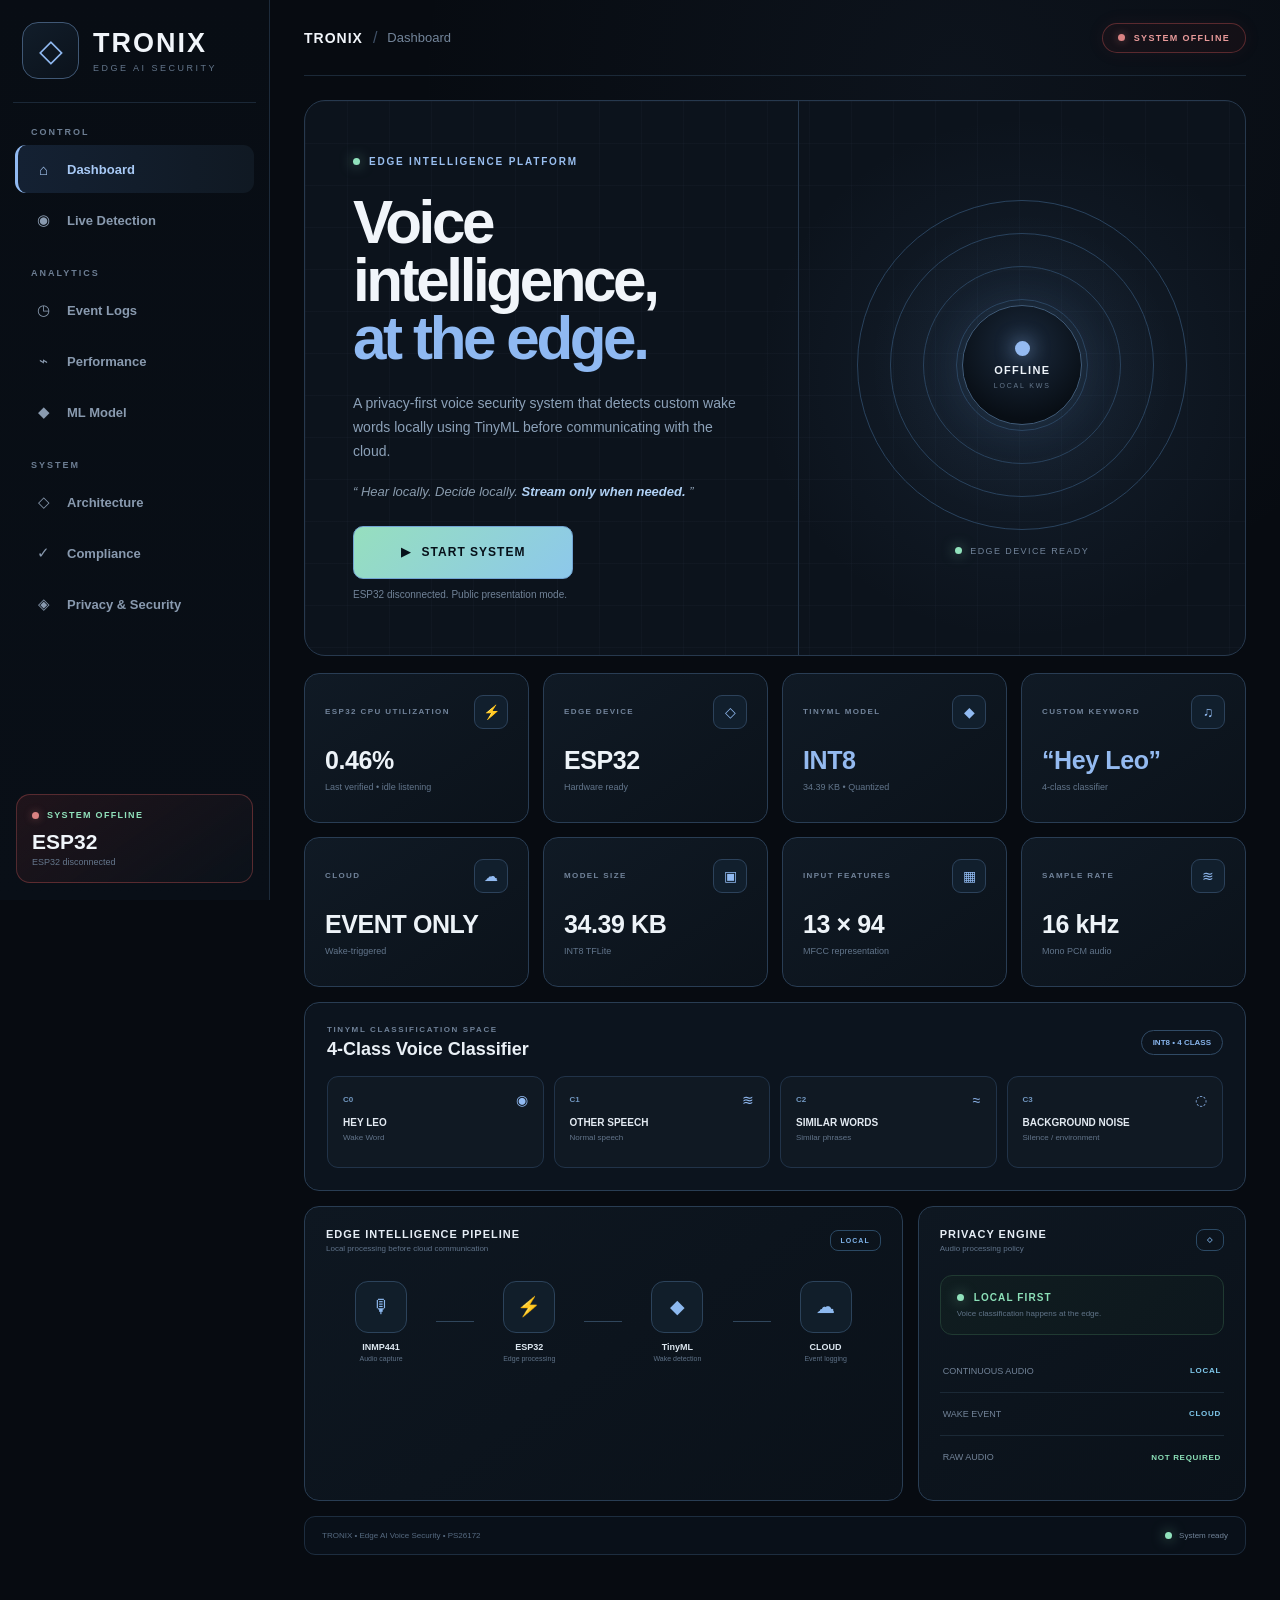
<file: docs/index.html>
<!DOCTYPE html>
<html lang="en">

<head>

<meta charset="UTF-8">

<meta name="viewport" content="width=device-width, initial-scale=1.0">

<title>TRONIX | Edge AI Security</title>

<style>
/* =================================================
   OFFLINE STATE - SOFT RED
   ================================================= */

.system-pill.offline {
    border-color: rgba(220, 90, 90, 0.35);
    background: rgba(120, 35, 35, 0.10);
    color: #e99a9a;
    box-shadow: 0 0 18px rgba(180, 60, 60, 0.08);
}

.system-pill.offline .dot {
    background: #d98282;
    box-shadow: 0 0 8px rgba(217, 130, 130, 0.45);
}


/* Offline ESP32 card */

.device-card.offline {
    border-color: rgba(220, 90, 90, 0.30);
    background: rgba(100, 30, 30, 0.06);
}

.device-card.offline .status-dot {
    background: #d98282;
    box-shadow: 0 0 8px rgba(217, 130, 130, 0.45);
}


/* Offline radar */

.radar.offline {
    border-color: rgba(200, 80, 80, 0.25);
}

.radar.offline::before,
.radar.offline::after {
    border-color: rgba(200, 80, 80, 0.18);
}
/* =========================================================
   TRONIX — PREMIUM EDGE AI DASHBOARD
   ========================================================= */

:root{

    --bg:#070b11;
    --bg-soft:#0a1018;
    --panel:#0d151f;
    --panel-2:#101923;

    --border:#25384e;
    --border-soft:#1b2a3a;

    --white:#f1f5fa;
    --text:#d6e0eb;
    --muted:#7f91a7;
    --muted-2:#617389;

    --blue:#94baf0;
    --blue-2:#73a8ed;

    --green:#91e2bc;
    --green-2:#65dca5;

    --red:#ef6b74;
    --red-dark:#bc3d49;

    --orange:#e9aa6e;

}


/* =========================================================
   RESET
   ========================================================= */

*{
    box-sizing:border-box;
}

html{
    scroll-behavior:smooth;
}

body{

    margin:0;

    background:
        radial-gradient(
            circle at 75% 5%,
            rgba(83,118,163,.08),
            transparent 30%
        ),
        var(--bg);

    color:var(--text);

    font-family:
        Inter,
        "Segoe UI",
        Arial,
        sans-serif;

    overflow-x:hidden;

}


/* =========================================================
   SCROLLBAR
   ========================================================= */

::-webkit-scrollbar{
    width:7px;
}

::-webkit-scrollbar-track{
    background:#070b11;
}

::-webkit-scrollbar-thumb{

    background:#273b52;

    border-radius:20px;

}

::-webkit-scrollbar-thumb:hover{
    background:#38516d;
}


/* =========================================================
   SIDEBAR
   ========================================================= */

.sidebar{

    position:fixed;

    left:0;
    top:0;

    width:270px;
    height:100vh;

    z-index:1000;

    display:flex;

    flex-direction:column;

    padding:22px 13px 14px;

    background:
        linear-gradient(
            180deg,
            #080d14,
            #090f17
        );

    border-right:
        1px solid #1d2b3b;

}


/* =========================================================
   BRAND
   ========================================================= */

.brand{

    display:flex;

    align-items:center;

    gap:14px;

    padding:
        0 9px 23px;

    border-bottom:
        1px solid #1b2837;

    flex-shrink:0;

}

.brand-icon{

    width:57px;
    height:57px;

    display:flex;

    align-items:center;
    justify-content:center;

    border:
        1px solid #405875;

    border-radius:16px;

    background:
        linear-gradient(
            145deg,
            #111d2a,
            #0b121b
        );

    color:#91baf2;

    font-size:31px;

}

.brand-name{

    color:#f1f5fa;

    font-size:27px;

    font-weight:900;

    letter-spacing:2px;

}

.brand-sub{

    margin-top:4px;

    color:#63758b;

    font-size:9px;

    letter-spacing:2.5px;

}
/* =====================================================
   PUBLIC DEMO - OFFLINE STATE
   ===================================================== */

.system-pill.offline {
    border-color: rgba(210, 90, 90, 0.40);
    background: rgba(120, 35, 35, 0.12);
    color: #e6a0a0;
    box-shadow: 0 0 18px rgba(180, 60, 60, 0.10);
}

.system-pill.offline .dot {
    background: #d98282;
    box-shadow: 0 0 8px rgba(217, 130, 130, 0.45);
}

.sidebar-device-card.offline {
    border-color: rgba(210, 90, 90, 0.35);
    background:
        linear-gradient(
            145deg,
            rgba(75, 30, 35, 0.35),
            #0b121a
        );
}

.sidebar-device-card.offline .dot {
    background: #d98282;
    box-shadow: 0 0 8px rgba(217, 130, 130, 0.45);
}

.radar.offline {
    border-color: rgba(200, 80, 80, 0.25);
}

.radar.offline::before,
.radar.offline::after {
    border-color: rgba(200, 80, 80, 0.18);
}


/* =========================================================
   SIDEBAR NAV
   ========================================================= */

.sidebar-nav{

    flex:1;

    min-height:0;

    overflow-y:auto;

    overflow-x:hidden;

    padding:
        24px 2px 15px;

}

.sidebar-nav::-webkit-scrollbar{
    width:5px;
}

.menu-section{
    margin-bottom:24px;
}

.menu-title{

    padding:0 16px;

    margin-bottom:8px;

    color:#6d7e93;

    font-size:9px;

    font-weight:900;

    letter-spacing:2px;

}

.menu-item{

    width:100%;

    min-height:48px;

    display:flex;

    align-items:center;

    gap:13px;

    padding:0 15px;

    margin:3px 0;

    border-left:3px solid transparent;

    border-radius:11px;

    color:#899aaf;

    cursor:pointer;

    text-decoration:none;

    transition:.18s ease;

}

.menu-item:hover{

    color:#d8e2ed;

    background:#101925;

}

.menu-item.active{

    color:#a8c9f5;

    background:
        linear-gradient(
            90deg,
            #142133,
            #101923
        );

    border-left-color:#91baf2;

}

.menu-icon{

    width:21px;

    min-width:21px;

    text-align:center;

    font-size:15px;

}

.menu-text{

    font-size:13px;

    font-weight:700;

}


/* =========================================================
   DEVICE CARD
   ========================================================= */

.sidebar-device-card{

    flex-shrink:0;

    margin:3px;

    padding:15px;

    border:
        1px solid #293b50;

    border-radius:14px;

    background:
        linear-gradient(
            145deg,
            #101923,
            #0b121a
        );

}

.device-status{

    display:flex;

    align-items:center;

    gap:8px;

    color:var(--green);

    font-size:9px;

    font-weight:900;

    letter-spacing:1.3px;

}

.dot{

    width:7px;
    height:7px;

    min-width:7px;

    border-radius:50%;

    background:var(--green);

    box-shadow:
        0 0 13px
        rgba(145,226,188,.6);

}

.sidebar-device-name{

    margin-top:10px;

    color:#f0f5fa;

    font-size:21px;

    font-weight:900;

}

.sidebar-device-info{

    margin-top:3px;

    color:#64768b;

    font-size:9px;

}


/* =========================================================
   MAIN
   ========================================================= */

.main{

    margin-left:270px;

    min-height:100vh;

    padding:
        0 34px 70px;

}


/* =========================================================
   TOP BAR
   ========================================================= */

.topbar{

    height:76px;

    display:flex;

    align-items:center;

    justify-content:space-between;

    border-bottom:
        1px solid #1b2938;

}

.breadcrumb{

    display:flex;

    align-items:center;

    gap:10px;

}

.breadcrumb-main{

    color:#f1f5fa;

    font-size:14px;

    font-weight:900;

    letter-spacing:1px;

}

.breadcrumb-slash{
    color:#405168;
}

.breadcrumb-page{

    color:#73859a;

    font-size:13px;

}

.system-pill{

    display:flex;

    align-items:center;

    gap:9px;

    padding:9px 15px;

    border:
        1px solid #294235;

    border-radius:30px;

    background:
        rgba(18,39,30,.25);

    color:var(--green);

    font-size:9px;

    font-weight:900;

    letter-spacing:1.3px;

}

.system-pill.running{

    color:#f18a91;

    border-color:
        rgba(239,106,115,.45);

    background:
        rgba(70,20,27,.2);

}


/* =========================================================
   PAGE
   ========================================================= */

.page{

    display:none;

    padding-top:24px;

}

.page.active{
    display:block;
}


/* =========================================================
   HERO
   ========================================================= */

.hero{

    position:relative;

    min-height:515px;

    display:grid;

    grid-template-columns:
        1.05fr .95fr;

    overflow:hidden;

    border:
        1px solid #27394e;

    border-radius:21px;

    background:
        radial-gradient(
            circle at 76% 50%,
            rgba(75,112,158,.13),
            transparent 34%
        ),
        #0c131c;

}

.hero::before{

    content:"";

    position:absolute;

    inset:0;

    background-image:

        linear-gradient(
            rgba(122,154,192,.035) 1px,
            transparent 1px
        ),

        linear-gradient(
            90deg,
            rgba(122,154,192,.035) 1px,
            transparent 1px
        );

    background-size:42px 42px;

    pointer-events:none;

}


/* =========================================================
   HERO LEFT
   ========================================================= */

.hero-left{

    position:relative;

    z-index:2;

    padding:
        55px 48px;

}

.eyebrow{

    display:flex;

    align-items:center;

    gap:9px;

    color:#9abff0;

    font-size:10px;

    font-weight:900;

    letter-spacing:1.8px;

}

.hero-title{

    margin:
        27px 0 0;

    color:#f1f5fa;

    font-size:
        clamp(48px,4.7vw,69px);

    line-height:.96;

    letter-spacing:-3.4px;

}

.hero-title span{

    display:block;

    color:#8fb9f2;

}

.hero-description{

    max-width:610px;

    margin-top:25px;

    color:#8ca1b8;

    font-size:14px;

    line-height:1.7;

}

.quote{

    margin-top:20px;

    color:#899bad;

    font-size:13px;

    font-style:italic;

}

.quote strong{
    color:#afd0f4;
}


/* =========================================================
   START BUTTON
   ========================================================= */

.start-area{
    margin-top:27px;
}

.start-button{

    height:53px;

    min-width:220px;

    display:inline-flex;

    align-items:center;

    justify-content:center;

    gap:11px;

    border:
        1px solid #72a4d2;

    border-radius:10px;

    background:
        linear-gradient(
            135deg,
            #96dfbe,
            #8dc8eb
        );

    color:#061019;

    font-size:12px;

    font-weight:900;

    letter-spacing:1px;

    cursor:pointer;

    transition:.2s ease;

}

.start-button:hover{

    transform:translateY(-2px);

    box-shadow:
        0 12px 30px
        rgba(100,163,220,.18);

}

.start-button.running{

    background:
        linear-gradient(
            135deg,
            #e76a73,
            #bd3c49
        );

    border-color:#f27c84;

    color:white;

    box-shadow:
        0 10px 30px
        rgba(221,67,79,.23);

}

.start-button:disabled{
    opacity:.7;
    cursor:wait;
}

.connection-message{

    margin-top:10px;

    color:#718398;

    font-size:10px;

}


/* =========================================================
   RADAR
   ========================================================= */

.radar-area{

    position:relative;

    z-index:2;

    min-height:515px;

    display:flex;

    flex-direction:column;

    align-items:center;

    justify-content:center;

    border-left:
        1px solid #27394e;

}

.radar{

    position:relative;

    width:330px;
    height:330px;

    display:flex;

    align-items:center;
    justify-content:center;

    animation:
        radarFloat 4.2s ease-in-out infinite;

}

@keyframes radarFloat{

    0%,
    100%{
        transform:translateY(-8px);
    }

    50%{
        transform:translateY(9px);
    }

}

.ring{

    position:absolute;

    left:50%;
    top:50%;

    transform:
        translate(-50%,-50%);

    border:
        1px solid #29425d;

    border-radius:50%;

}

.ring-1{
    width:100%;
    height:100%;
}

.ring-2{
    width:80%;
    height:80%;
}

.ring-3{
    width:60%;
    height:60%;
}

.ring-4{
    width:40%;
    height:40%;
}

.radar-glow{

    position:absolute;

    width:100%;
    height:100%;

    border-radius:50%;

    background:
        radial-gradient(
            circle,
            rgba(113,160,215,.09),
            transparent 65%
        );

}

.radar-core{

    position:absolute;

    left:50%;
    top:50%;

    transform:
        translate(-50%,-50%);

    width:120px;
    height:120px;

    display:flex;

    flex-direction:column;

    align-items:center;
    justify-content:center;

    text-align:center;

    border:
        1px solid #405b78;

    border-radius:50%;

    background:
        radial-gradient(
            circle at 50% 35%,
            #1b2a3d,
            #080e15 74%
        );

    box-shadow:
        0 0 40px
        rgba(91,139,191,.13);

    z-index:10;

}

.radar-dot{

    width:15px;
    height:15px;

    margin-bottom:8px;

    border-radius:50%;

    background:#94baf0;

    box-shadow:
        0 0 19px
        rgba(148,186,240,.65);

}

.radar-status{

    width:100%;

    padding:0 7px;

    color:#edf3f9;

    font-size:11px;

    font-weight:900;

    letter-spacing:1.3px;

    line-height:1.2;

    text-align:center;

}

.radar-sub{

    margin-top:5px;

    color:#64778c;

    font-size:7px;

    letter-spacing:1.8px;

}

.radar.listening .ring-1{
    animation:ringPulse 2.6s infinite;
}

.radar.listening .ring-2{
    animation:ringPulse 2.6s .4s infinite;
}

.radar.listening .ring-3{
    animation:ringPulse 2.6s .8s infinite;
}

.radar.listening .radar-dot{
    animation:dotPulse 1.2s infinite;
}

@keyframes ringPulse{

    0%{
        opacity:.3;

        transform:
            translate(-50%,-50%)
            scale(.95);
    }

    50%{
        opacity:1;
    }

    100%{
        opacity:.3;

        transform:
            translate(-50%,-50%)
            scale(1);
    }

}

@keyframes dotPulse{

    0%,
    100%{
        transform:scale(1);
    }

    50%{
        transform:scale(1.35);
    }

}

.radar.wake .radar-core{

    border-color:
        rgba(239,106,115,.8);

    box-shadow:
        0 0 50px
        rgba(239,106,115,.22);

}

.radar.wake .radar-dot{

    background:#ef8b91;

    box-shadow:
        0 0 28px
        rgba(239,106,115,.9);

    animation:
        wakePulse .7s infinite;

}

.radar.wake .radar-status{
    color:#ffb0b5;
}

.radar.wake .ring{
    border-color:
        rgba(205,77,87,.4);
}

@keyframes wakePulse{

    0%{
        transform:scale(1);
    }

    50%{
        transform:scale(1.4);
    }

    100%{
        transform:scale(1);
    }

}

.edge-ready{

    margin-top:16px;

    display:flex;

    align-items:center;

    gap:8px;

    color:#718399;

    font-size:9px;

    letter-spacing:1.4px;

}


/* =========================================================
   BIGGER 8 CARDS
   ========================================================= */

.dashboard-grid{

    display:grid;

    grid-template-columns:
        repeat(4,1fr);

    gap:14px;

    margin-top:17px;

}

.stat-card{

    min-height:150px;

    padding:21px 20px;

    border:
        1px solid #293d54;

    border-radius:15px;

    background:
        linear-gradient(
            145deg,
            #101a25,
            #0b121a
        );

    transition:
        transform .2s ease,
        border-color .2s ease,
        box-shadow .2s ease;

}

.stat-card:hover{

    transform:translateY(-3px);

    border-color:#3e5873;

    box-shadow:
        0 14px 35px
        rgba(0,0,0,.18);

}

.stat-top{

    display:flex;

    align-items:center;

    justify-content:space-between;

}

.stat-label{

    color:#71839a;

    font-size:8px;

    font-weight:900;

    letter-spacing:1.4px;

}

.stat-icon{

    width:34px;
    height:34px;

    display:flex;

    align-items:center;
    justify-content:center;

    border:
        1px solid #2c425b;

    border-radius:9px;

    background:#111f2d;

    color:#91baf1;

    font-size:14px;

}

.stat-value{

    margin-top:17px;

    color:#edf3f8;

    font-size:25px;

    font-weight:900;

    letter-spacing:-.4px;

}

.stat-value.blue{
    color:#94baf0;
}

.stat-value.green{
    color:#91e2bc;
}

.stat-description{

    margin-top:7px;

    color:#62758b;

    font-size:9px;

}


/* =========================================================
   CLASSIFIER
   ========================================================= */

.classifier{

    margin-top:15px;

    padding:22px;

    border:
        1px solid #293d53;

    border-radius:15px;

    background:#0c141e;

}

.section-header{

    display:flex;

    align-items:center;

    justify-content:space-between;

    margin-bottom:16px;

}

.section-label{

    color:#708299;

    font-size:8px;

    font-weight:900;

    letter-spacing:1.6px;

}

.section-title{

    margin-top:5px;

    color:#eaf0f6;

    font-size:18px;

    font-weight:850;

}

.section-badge{

    padding:7px 11px;

    border:
        1px solid #304a65;

    border-radius:20px;

    color:#88b5ed;

    font-size:8px;

    font-weight:900;

}

.class-grid{

    display:grid;

    grid-template-columns:
        repeat(4,1fr);

    gap:10px;

}

.class-card{

    min-height:92px;

    padding:15px;

    border:
        1px solid #213349;

    border-radius:11px;

    background:#101923;

}

.class-top{

    display:flex;

    align-items:center;

    justify-content:space-between;

}

.class-code{

    color:#7197c0;

    font-size:8px;

    font-weight:900;

}

.class-symbol{

    color:#91baf2;

    font-size:14px;

}

.class-name{

    margin-top:9px;

    color:#e3eaf2;

    font-size:10px;

    font-weight:800;

}

.class-description{

    margin-top:5px;

    color:#62748a;

    font-size:8px;

}


/* =========================================================
   LOWER DASHBOARD
   ========================================================= */

.dashboard-lower{

    display:grid;

    grid-template-columns:
        1.55fr .85fr;

    gap:15px;

    margin-top:15px;

}

.lower-panel{

    min-height:235px;

    padding:21px;

    border:
        1px solid #293d53;

    border-radius:15px;

    background:
        linear-gradient(
            145deg,
            #0e1721,
            #0a1119
        );

}

.panel-heading{

    display:flex;

    align-items:center;

    justify-content:space-between;

}

.panel-title{

    color:#e6edf5;

    font-size:11px;

    font-weight:900;

    letter-spacing:1px;

}

.panel-subtitle{

    margin-top:4px;

    color:#60738a;

    font-size:8px;

}

.panel-badge{

    padding:6px 10px;

    border:
        1px solid #2b4964;

    border-radius:8px;

    color:#7fb3e9;

    font-size:7px;

    font-weight:900;

    letter-spacing:1px;

}


/* =========================================================
   PIPELINE
   ========================================================= */

.pipeline{

    display:flex;

    align-items:center;

    margin-top:28px;

}

.pipeline-node{

    flex:1;

    text-align:center;

}

.pipeline-icon{

    width:52px;
    height:52px;

    margin:auto;

    display:flex;

    align-items:center;
    justify-content:center;

    border:
        1px solid #2c435b;

    border-radius:13px;

    background:#111e2a;

    color:#8db9ef;

    font-size:19px;

}

.pipeline-node h3{

    margin:9px 0 3px;

    color:#dce6ef;

    font-size:9px;

}

.pipeline-node p{

    margin:0;

    color:#5f7288;

    font-size:7px;

}

.pipeline-line{

    width:38px;

    height:1px;

    flex-shrink:0;

    background:#30465c;

}


/* =========================================================
   PRIVACY ENGINE — OLD STYLE RESTORED + BIGGER
   ========================================================= */

.privacy-highlight{

    margin-top:22px;

    padding:16px;

    border:
        1px solid #203a32;

    border-radius:12px;

    background:
        linear-gradient(
            135deg,
            #101d20,
            #0d171d
        );

}

.privacy-head{

    display:flex;

    align-items:center;

    gap:10px;

    color:#8ce0b8;

    font-size:10px;

    font-weight:900;

    letter-spacing:1.1px;

}

.privacy-description{

    margin-top:6px;

    color:#607488;

    font-size:8px;

}

.privacy-rows{

    margin-top:15px;

}

.privacy-row{

    min-height:43px;

    display:flex;

    align-items:center;

    justify-content:space-between;

    padding:0 3px;

    border-bottom:
        1px solid #1b2936;

    color:#728398;

    font-size:9px;

}

.privacy-row:last-child{
    border-bottom:none;
}

.privacy-row strong{

    color:#80c9ed;

    font-size:8px;

    letter-spacing:.7px;

}

.privacy-row strong.green{
    color:#8ce0b8;
}


/* =========================================================
   FOOTER
   ========================================================= */

.dashboard-footer{

    margin-top:15px;

    display:flex;

    align-items:center;

    justify-content:space-between;

    padding:
        14px 17px;

    border:
        1px solid #1d2d3f;

    border-radius:11px;

    background:#091019;

}

.footer-left{

    color:#566a80;

    font-size:8px;

}

.footer-right{

    display:flex;

    align-items:center;

    gap:7px;

    color:#718398;

    font-size:8px;

}


/* =========================================================
   INNER PAGES
   ========================================================= */

.inner-page{

    min-height:720px;

    padding:29px;

    border:
        1px solid #27394d;

    border-radius:18px;

    background:
        linear-gradient(
            145deg,
            #0d151f,
            #0a1119
        );

}

.inner-eyebrow{

    color:#8db7eb;

    font-size:9px;

    font-weight:900;

    letter-spacing:1.7px;

}

.inner-title{

    margin:
        8px 0 6px;

    color:#edf3f9;

    font-size:34px;

    font-weight:900;

}

.inner-description{

    max-width:800px;

    margin:0;

    color:#7f92a8;

    font-size:12px;

    line-height:1.7;

}


/* =========================================================
   METRIC GRID
   ========================================================= */

.metric-banner{

    display:grid;

    grid-template-columns:
        repeat(4,1fr);

    gap:13px;

    margin-top:27px;

}

.metric{

    min-height:135px;

    padding:19px;

    border:
        1px solid #293f56;

    border-radius:13px;

    background:
        linear-gradient(
            145deg,
            #111c27,
            #0d151e
        );

}

.metric-label{

    color:#6e8196;

    font-size:8px;

    font-weight:900;

    letter-spacing:1px;

}

.metric-value{

    margin-top:12px;

    color:#eef4fa;

    font-size:25px;

    font-weight:900;

}

.metric-note{

    margin-top:6px;

    color:#5f7389;

    font-size:8px;

}


/* =========================================================
   PAGE CARDS
   ========================================================= */

.page-stat-grid{

    display:grid;

    grid-template-columns:
        repeat(3,1fr);

    gap:14px;

    margin-top:25px;

}

.page-stat{

    min-height:170px;

    padding:20px;

    border:
        1px solid #293f56;

    border-radius:14px;

    background:
        linear-gradient(
            145deg,
            #101923,
            #0c141d
        );

    transition:.2s ease;

}

.page-stat:hover{

    transform:translateY(-3px);

    border-color:#405973;

}

.page-stat-icon{

    width:48px;
    height:48px;

    display:flex;

    align-items:center;
    justify-content:center;

    border:
        1px solid #304965;

    border-radius:12px;

    background:#132233;

    color:#91baf1;

    font-size:19px;

}

.page-stat h3{

    margin:
        14px 0 6px;

    color:#e7eef6;

    font-size:15px;

}

.page-stat p{

    margin:0;

    color:#687b91;

    font-size:9px;

    line-height:1.65;

}


/* =========================================================
   EVENT LOG
   ========================================================= */

.event-toolbar{

    display:flex;

    align-items:center;

    justify-content:space-between;

    margin-top:24px;

}

.event-count{

    color:#8193a8;

    font-size:10px;

}

.event-actions{

    display:flex;

    gap:8px;

}

.action-button{

    padding:9px 13px;

    border:
        1px solid #2e445d;

    border-radius:8px;

    background:#101a25;

    color:#8eb8ed;

    font-size:9px;

    font-weight:800;

    cursor:pointer;

}

.action-button:hover{
    background:#152333;
}

.action-button.danger{

    color:#e9939a;

    border-color:#51343a;

}

.table-wrap{

    margin-top:13px;

    max-height:500px;

    overflow:auto;

    border:
        1px solid #24364a;

    border-radius:12px;

}

.event-table{

    width:100%;

    min-width:900px;

    border-collapse:collapse;

}

.event-table th{

    position:sticky;

    top:0;

    z-index:2;

    padding:13px;

    background:#111c27;

    color:#6e8197;

    font-size:8px;

    font-weight:900;

    letter-spacing:1px;

    text-align:left;

}

.event-table td{

    padding:13px;

    border-top:
        1px solid #1d2a39;

    color:#bdc9d6;

    font-size:9px;

}

.event-table tbody tr{

    transition:.15s ease;

}

.event-table tbody tr:hover{
    background:#111c27;
}


/* LATEST EVENT */

.event-table tbody tr.latest-event{

    background:
        linear-gradient(
            90deg,
            rgba(60,105,150,.13),
            rgba(30,53,75,.04)
        );

}

.event-table tbody tr.latest-event td:first-child{

    border-left:
        2px solid #91baf0;

}

.latest-badge{

    display:inline-flex;

    align-items:center;

    margin-left:6px;

    padding:3px 6px;

    border-radius:20px;

    background:#172b40;

    color:#91baf0;

    font-size:6px;

    font-weight:900;

    letter-spacing:.7px;

}

.event-status{

    display:inline-block;

    padding:4px 8px;

    border-radius:20px;

    background:#102c22;

    color:#83dfae;

    font-size:8px;

    font-weight:900;

}


/* =========================================================
   INFO BOX
   ========================================================= */

.info-box{

    margin-top:24px;

    padding:4px 18px;

    border:
        1px solid #24364a;

    border-radius:13px;

    background:#101923;

}

.info-row{

    min-height:53px;

    display:flex;

    align-items:center;

    justify-content:space-between;

    border-bottom:
        1px solid #1e2c3a;

}

.info-row:last-child{
    border-bottom:none;
}

.info-row span{

    color:#718398;

    font-size:10px;

}

.info-row strong{

    color:#dce5ef;

    font-size:10px;

}


/* =========================================================
   TOAST
   ========================================================= */

.toast{

    position:fixed;

    right:24px;

    bottom:24px;

    z-index:5000;

    max-width:380px;

    padding:13px 16px;

    border:
        1px solid #30455d;

    border-radius:10px;

    background:#111b27;

    color:#dce6f0;

    font-size:10px;

    box-shadow:
        0 15px 50px
        rgba(0,0,0,.45);

    opacity:0;

    transform:translateY(10px);

    pointer-events:none;

    transition:.2s ease;

}

.toast.show{

    opacity:1;

    transform:translateY(0);

}
/* =================================================
   OFFLINE STATE - SOFT RED
   ================================================= */

.system-pill.offline {
    border-color: rgba(220, 90, 90, 0.35);
    background: rgba(120, 35, 35, 0.10);
    color: #e99a9a;
    box-shadow: 0 0 18px rgba(180, 60, 60, 0.08);
}

.system-pill.offline .dot {
    background: #d98282;
    box-shadow: 0 0 8px rgba(217, 130, 130, 0.45);
}


/* Offline ESP32 card */

.device-card.offline {
    border-color: rgba(220, 90, 90, 0.30);
    background: rgba(100, 30, 30, 0.06);
}

.device-card.offline .status-dot {
    background: #d98282;
    box-shadow: 0 0 8px rgba(217, 130, 130, 0.45);
}


/* Offline radar */

.radar.offline {
    border-color: rgba(200, 80, 80, 0.25);
}

.radar.offline::before,
.radar.offline::after {
    border-color: rgba(200, 80, 80, 0.18);
}


/* =========================================================
   RESPONSIVE
   ========================================================= */

@media(max-width:1250px){

    .sidebar{
        width:245px;
    }

    .main{
        margin-left:245px;
    }

    .hero{
        grid-template-columns:1fr;
    }

    .radar-area{

        min-height:360px;

        border-left:none;

        border-top:
            1px solid #27394e;

    }

    .dashboard-grid{
        grid-template-columns:
            repeat(2,1fr);
    }

    .dashboard-lower{
        grid-template-columns:1fr;
    }

}

@media(max-width:900px){

    .sidebar{
        width:215px;
    }

    .main{
        margin-left:215px;

        padding-left:18px;
        padding-right:18px;
    }

    .page-stat-grid{
        grid-template-columns:
            repeat(2,1fr);
    }

    .metric-banner{
        grid-template-columns:
            repeat(2,1fr);
    }

}

@media(max-width:650px){

    .dashboard-grid,
    .class-grid,
    .page-stat-grid,
    .metric-banner{
        grid-template-columns:1fr;
    }

}

</style>

</head>


<body>


<!-- =========================================================
     SIDEBAR
     ========================================================= -->

<aside class="sidebar">


    <div class="brand">

        <div class="brand-icon">
            ◇
        </div>

        <div>

            <div class="brand-name">
                TRONIX
            </div>

            <div class="brand-sub">
                EDGE AI SECURITY
            </div>

        </div>

    </div>


    <nav class="sidebar-nav">


        <div class="menu-section">

            <div class="menu-title">
                CONTROL
            </div>

            <a
                href="#"
                class="menu-item active"
                data-page="dashboard">

                <span class="menu-icon">⌂</span>

                <span class="menu-text">
                    Dashboard
                </span>

            </a>


            <a
                href="#"
                class="menu-item"
                data-page="live">

                <span class="menu-icon">◉</span>

                <span class="menu-text">
                    Live Detection
                </span>

            </a>

        </div>


        <div class="menu-section">

            <div class="menu-title">
                ANALYTICS
            </div>

            <a
                href="#"
                class="menu-item"
                data-page="events">

                <span class="menu-icon">◷</span>

                <span class="menu-text">
                    Event Logs
                </span>

            </a>


            <a
                href="#"
                class="menu-item"
                data-page="performance">

                <span class="menu-icon">⌁</span>

                <span class="menu-text">
                    Performance
                </span>

            </a>


            <a
                href="#"
                class="menu-item"
                data-page="model">

                <span class="menu-icon">◆</span>

                <span class="menu-text">
                    ML Model
                </span>

            </a>

        </div>


        <div class="menu-section">

            <div class="menu-title">
                SYSTEM
            </div>

            <a
                href="#"
                class="menu-item"
                data-page="architecture">

                <span class="menu-icon">◇</span>

                <span class="menu-text">
                    Architecture
                </span>

            </a>


            <a
                href="#"
                class="menu-item"
                data-page="compliance">

                <span class="menu-icon">✓</span>

                <span class="menu-text">
                    Compliance
                </span>

            </a>


            <a
                href="#"
                class="menu-item"
                data-page="privacy">

                <span class="menu-icon">◈</span>

                <span class="menu-text">
                    Privacy &amp; Security
                </span>

            </a>

        </div>

    </nav>


    <div class="sidebar-device-card">

        <div class="device-status">

            <span class="dot"></span>

            <span id="sidebarStatus">
                SYSTEM READY
            </span>

        </div>

        <div class="sidebar-device-name">
            ESP32
        </div>

        <div
            class="sidebar-device-info"
            id="sidebarDescription">

            Edge device awaiting activation

        </div>

    </div>


</aside>


<!-- =========================================================
     MAIN
     ========================================================= -->

<main class="main">


<header class="topbar">


    <div class="breadcrumb">

        <span class="breadcrumb-main">
            TRONIX
        </span>

        <span class="breadcrumb-slash">
            /
        </span>

        <span
            class="breadcrumb-page"
            id="breadcrumbPage">

            Dashboard

        </span>

    </div>


    <div
        class="system-pill"
        id="systemPill">

        <span class="dot"></span>

        <span id="systemPillText">
            SYSTEM READY
        </span>

    </div>


</header>


<!-- =========================================================
     DASHBOARD
     ========================================================= -->

<section
    class="page active"
    id="page-dashboard">


<div class="hero">


    <div class="hero-left">


        <div class="eyebrow">

            <span class="dot"></span>

            EDGE INTELLIGENCE PLATFORM

        </div>


        <h1 class="hero-title">

            Voice intelligence,

            <span>
                at the edge.
            </span>

        </h1>


        <p class="hero-description">

            A privacy-first voice security system
            that detects custom wake words locally
            using TinyML before communicating with
            the cloud.

        </p>


        <div class="quote">

            “ Hear locally. Decide locally.
            <strong>
                Stream only when needed.
            </strong> ”

        </div>


        <div class="start-area">


            <button
                class="start-button"
                id="startStopBtn">

                <span id="startIcon">
                    ▶
                </span>

                <span id="startText">
                    START SYSTEM
                </span>

            </button>


            <div
                class="connection-message"
                id="connectionMessage">

                System ready. Connect ESP32 to begin.

            </div>


        </div>


    </div>


    <div class="radar-area">


        <div
            class="radar"
            id="radar">


            <div class="radar-glow"></div>

            <div class="ring ring-1"></div>

            <div class="ring ring-2"></div>

            <div class="ring ring-3"></div>

            <div class="ring ring-4"></div>


            <div class="radar-core">


                <div
                    class="radar-dot">
                </div>


                <div
                    class="radar-status"
                    id="radarStatus">

                    STANDBY

                </div>


                <div class="radar-sub">
                    LOCAL KWS
                </div>


            </div>


        </div>


        <div class="edge-ready">

            <span class="dot"></span>

            EDGE DEVICE READY

        </div>


    </div>


</div>


<!-- =========================================================
     BIG 8 CARDS
     ========================================================= -->

<div class="dashboard-grid">


    <div class="stat-card">

        <div class="stat-top">

            <div class="stat-label">
                ESP32 CPU UTILIZATION
            </div>

            <div class="stat-icon">
                ⚡
            </div>

        </div>

        <div class="stat-value">
            0.46%
        </div>

        <div class="stat-description">
            Last verified • idle listening
        </div>

    </div>


    <div class="stat-card">

        <div class="stat-top">

            <div class="stat-label">
                EDGE DEVICE
            </div>

            <div class="stat-icon">
                ◇
            </div>

        </div>

        <div class="stat-value">
            ESP32
        </div>

        <div class="stat-description">
            Hardware ready
        </div>

    </div>


    <div class="stat-card">

        <div class="stat-top">

            <div class="stat-label">
                TINYML MODEL
            </div>

            <div class="stat-icon">
                ◆
            </div>

        </div>

        <div class="stat-value blue">
            INT8
        </div>

        <div class="stat-description">
            34.39 KB • Quantized
        </div>

    </div>


    <div class="stat-card">

        <div class="stat-top">

            <div class="stat-label">
                CUSTOM KEYWORD
            </div>

            <div class="stat-icon">
                ♫
            </div>

        </div>

        <div class="stat-value blue">
            “Hey Leo”
        </div>

        <div class="stat-description">
            4-class classifier
        </div>

    </div>


    <div class="stat-card">

        <div class="stat-top">

            <div class="stat-label">
                CLOUD
            </div>

            <div class="stat-icon">
                ☁
            </div>

        </div>

        <div class="stat-value">
            EVENT ONLY
        </div>

        <div class="stat-description">
            Wake-triggered
        </div>

    </div>


    <div class="stat-card">

        <div class="stat-top">

            <div class="stat-label">
                MODEL SIZE
            </div>

            <div class="stat-icon">
                ▣
            </div>

        </div>

        <div class="stat-value">
            34.39 KB
        </div>

        <div class="stat-description">
            INT8 TFLite
        </div>

    </div>


    <div class="stat-card">

        <div class="stat-top">

            <div class="stat-label">
                INPUT FEATURES
            </div>

            <div class="stat-icon">
                ▦
            </div>

        </div>

        <div class="stat-value">
            13 × 94
        </div>

        <div class="stat-description">
            MFCC representation
        </div>

    </div>


    <div class="stat-card">

        <div class="stat-top">

            <div class="stat-label">
                SAMPLE RATE
            </div>

            <div class="stat-icon">
                ≋
            </div>

        </div>

        <div class="stat-value">
            16 kHz
        </div>

        <div class="stat-description">
            Mono PCM audio
        </div>

    </div>


</div>


<!-- =========================================================
     CLASSIFIER
     ========================================================= -->

<div class="classifier">


    <div class="section-header">

        <div>

            <div class="section-label">
                TINYML CLASSIFICATION SPACE
            </div>

            <div class="section-title">
                4-Class Voice Classifier
            </div>

        </div>

        <div class="section-badge">
            INT8 • 4 CLASS
        </div>

    </div>


    <div class="class-grid">


        <div class="class-card">

            <div class="class-top">

                <span class="class-code">
                    C0
                </span>

                <span class="class-symbol">
                    ◉
                </span>

            </div>

            <div class="class-name">
                HEY LEO
            </div>

            <div class="class-description">
                Wake Word
            </div>

        </div>


        <div class="class-card">

            <div class="class-top">

                <span class="class-code">
                    C1
                </span>

                <span class="class-symbol">
                    ≋
                </span>

            </div>

            <div class="class-name">
                OTHER SPEECH
            </div>

            <div class="class-description">
                Normal speech
            </div>

        </div>


        <div class="class-card">

            <div class="class-top">

                <span class="class-code">
                    C2
                </span>

                <span class="class-symbol">
                    ≈
                </span>

            </div>

            <div class="class-name">
                SIMILAR WORDS
            </div>

            <div class="class-description">
                Similar phrases
            </div>

        </div>


        <div class="class-card">

            <div class="class-top">

                <span class="class-code">
                    C3
                </span>

                <span class="class-symbol">
                    ◌
                </span>

            </div>

            <div class="class-name">
                BACKGROUND NOISE
            </div>

            <div class="class-description">
                Silence / environment
            </div>

        </div>


    </div>


</div>


<!-- =========================================================
     PIPELINE + PRIVACY
     ========================================================= -->

<div class="dashboard-lower">


    <div class="lower-panel">


        <div class="panel-heading">

            <div>

                <div class="panel-title">
                    EDGE INTELLIGENCE PIPELINE
                </div>

                <div class="panel-subtitle">
                    Local processing before cloud communication
                </div>

            </div>

            <div class="panel-badge">
                LOCAL
            </div>

        </div>


        <div class="pipeline">


            <div class="pipeline-node">

                <div class="pipeline-icon">
                    🎙
                </div>

                <h3>
                    INMP441
                </h3>

                <p>
                    Audio capture
                </p>

            </div>


            <div class="pipeline-line"></div>


            <div class="pipeline-node">

                <div class="pipeline-icon">
                    ⚡
                </div>

                <h3>
                    ESP32
                </h3>

                <p>
                    Edge processing
                </p>

            </div>


            <div class="pipeline-line"></div>


            <div class="pipeline-node">

                <div class="pipeline-icon">
                    ◆
                </div>

                <h3>
                    TinyML
                </h3>

                <p>
                    Wake detection
                </p>

            </div>


            <div class="pipeline-line"></div>


            <div class="pipeline-node">

                <div class="pipeline-icon">
                    ☁
                </div>

                <h3>
                    CLOUD
                </h3>

                <p>
                    Event logging
                </p>

            </div>


        </div>


    </div>


    <!-- OLD PRIVACY ENGINE STYLE -->

    <div class="lower-panel">


        <div class="panel-heading">

            <div>

                <div class="panel-title">
                    PRIVACY ENGINE
                </div>

                <div class="panel-subtitle">
                    Audio processing policy
                </div>

            </div>

            <div class="panel-badge">
                ◇
            </div>

        </div>


        <div class="privacy-highlight">

            <div class="privacy-head">

                <span class="dot"></span>

                LOCAL FIRST

            </div>

            <div class="privacy-description">

                Voice classification happens at the edge.

            </div>

        </div>


        <div class="privacy-rows">


            <div class="privacy-row">

                <span>
                    CONTINUOUS AUDIO
                </span>

                <strong>
                    LOCAL
                </strong>

            </div>


            <div class="privacy-row">

                <span>
                    WAKE EVENT
                </span>

                <strong>
                    CLOUD
                </strong>

            </div>


            <div class="privacy-row">

                <span>
                    RAW AUDIO
                </span>

                <strong class="green">
                    NOT REQUIRED
                </strong>

            </div>


        </div>


    </div>


</div>


<div class="dashboard-footer">

    <div class="footer-left">
        TRONIX • Edge AI Voice Security • PS26172
    </div>

    <div class="footer-right">

        <span class="dot"></span>

        System ready

    </div>

</div>


</section>


<!-- =========================================================
     LIVE DETECTION
     ========================================================= -->

<section
    class="page"
    id="page-live">

<div class="inner-page">

    <div class="inner-eyebrow">
        REAL-TIME EDGE MONITOR
    </div>

    <div class="inner-title">
        Live Detection
    </div>

    <p class="inner-description">
        Real-time classification and device state
        reported by the TRONIX backend.
    </p>


    <div class="metric-banner">

        <div class="metric">

            <div class="metric-label">
                SYSTEM STATE
            </div>

            <div
                class="metric-value"
                id="liveState">
                STANDBY
            </div>

            <div class="metric-note">
                Current backend state
            </div>

        </div>


        <div class="metric">

            <div class="metric-label">
                CLASSIFICATION
            </div>

            <div
                class="metric-value"
                id="livePrediction">
                —
            </div>

            <div class="metric-note">
                Current prediction
            </div>

        </div>


        <div class="metric">

            <div class="metric-label">
                CONFIDENCE
            </div>

            <div
                class="metric-value"
                id="liveConfidence">
                0%
            </div>

            <div class="metric-note">
                Current inference
            </div>

        </div>


        <div class="metric">

            <div class="metric-label">
                WAKE COUNT
            </div>

            <div
                class="metric-value"
                id="liveWakeCount">
                0
            </div>

            <div class="metric-note">
                Recorded detections
            </div>

        </div>

    </div>


    <div class="page-stat-grid">

        <div class="page-stat">

            <div class="page-stat-icon">
                ≋
            </div>

            <h3>
                RMS Level
            </h3>

            <p id="liveRms">
                0
            </p>

        </div>


        <div class="page-stat">

            <div class="page-stat-icon">
                ⚡
            </div>

            <h3>
                Inference Latency
            </h3>

            <p id="liveLatency">
                0 ms
            </p>

        </div>


        <div class="page-stat">

            <div class="page-stat-icon">
                ◉
            </div>

            <h3>
                Edge Device
            </h3>

            <p>
                ESP32 + INMP441
            </p>

        </div>

    </div>

</div>

</section>


<!-- =========================================================
     EVENT LOGS
     ========================================================= -->

<section
    class="page"
    id="page-events">

<div class="inner-page">

    <div class="inner-eyebrow">
        DETECTION HISTORY
    </div>

    <div class="inner-title">
        Event Logs
    </div>

    <p class="inner-description">
        Wake-word events recorded by TRONIX.
        <strong style="color:#91baf0;">
            Latest detection appears first.
        </strong>
    </p>


    <div class="event-toolbar">

        <div
            class="event-count"
            id="eventCount">

            Loading events...

        </div>


        <div class="event-actions">

            <button
                class="action-button"
                id="refreshEvents">

                ↻ Refresh

            </button>


            <button
                class="action-button danger"
                id="clearEvents">

                Clear Logs

            </button>

        </div>

    </div>


    <div class="table-wrap">

        <table class="event-table">

            <thead>

                <tr>

                    <th>TIME</th>
                    <th>EVENT</th>
                    <th>CONFIDENCE</th>
                    <th>RMS</th>
                    <th>LATENCY</th>
                    <th>DEVICE</th>
                    <th>MODEL</th>
                    <th>STATUS</th>

                </tr>

            </thead>


            <tbody id="eventBody">

                <tr>

                    <td colspan="8">
                        Loading event history...
                    </td>

                </tr>

            </tbody>

        </table>

    </div>

</div>

</section>


<!-- =========================================================
     PERFORMANCE
     ========================================================= -->

<section
    class="page"
    id="page-performance">

<div class="inner-page">

    <div class="inner-eyebrow">
        EDGE PERFORMANCE
    </div>

    <div class="inner-title">
        Performance
    </div>

    <p class="inner-description">
        Verified performance information for
        the current TRONIX implementation.
    </p>


    <div class="metric-banner">

        <div class="metric">

            <div class="metric-label">
                CPU UTILIZATION
            </div>

            <div class="metric-value">
                0.46%
            </div>

            <div class="metric-note">
                Last verified idle listening measurement
            </div>

        </div>


        <div class="metric">

            <div class="metric-label">
                MODEL SIZE
            </div>

            <div class="metric-value">
                34.39 KB
            </div>

            <div class="metric-note">
                INT8 model
            </div>

        </div>


        <div class="metric">

            <div class="metric-label">
                FEATURE SHAPE
            </div>

            <div class="metric-value">
                13 × 94
            </div>

            <div class="metric-note">
                MFCC
            </div>

        </div>


        <div class="metric">

            <div class="metric-label">
                SAMPLE RATE
            </div>

            <div class="metric-value">
                16 kHz
            </div>

            <div class="metric-note">
                Mono PCM
            </div>

        </div>

    </div>


    <div class="page-stat-grid">

        <div class="page-stat">

            <div class="page-stat-icon">
                ⚡
            </div>

            <h3>
                CPU Utilization
            </h3>

            <p>
                0.46% — last verified idle
                listening measurement.
            </p>

        </div>


        <div class="page-stat">

            <div class="page-stat-icon">
                ▣
            </div>

            <h3>
                Model Footprint
            </h3>

            <p>
                34.39 KB INT8 TFLite model
                for the deployment candidate.
            </p>

        </div>


        <div class="page-stat">

            <div class="page-stat-icon">
                ▦
            </div>

            <h3>
                MFCC Features
            </h3>

            <p>
                13 coefficients × 94 time frames.
            </p>

        </div>


        <div class="page-stat">

            <div class="page-stat-icon">
                ◉
            </div>

            <h3>
                Wake Word
            </h3>

            <p>
                Custom keyword:
                “Hey Leo”.
            </p>

        </div>


        <div class="page-stat">

            <div class="page-stat-icon">
                4
            </div>

            <h3>
                Classes
            </h3>

            <p>
                Wake word, other speech,
                similar words and background noise.
            </p>

        </div>


        <div class="page-stat">

            <div class="page-stat-icon">
                ✓
            </div>

            <h3>
                Edge Deployment
            </h3>

            <p>
                Lightweight TinyML architecture
                targeted for ESP32.
            </p>

        </div>

    </div>

</div>

</section>


<!-- =========================================================
     ML MODEL
     ========================================================= -->

<section
    class="page"
    id="page-model">

<div class="inner-page">

    <div class="inner-eyebrow">
        TINYML INTELLIGENCE
    </div>

    <div class="inner-title">
        ML Model
    </div>

    <p class="inner-description">
        Compact INT8 CNN designed for
        speaker-independent edge voice classification.
    </p>


    <div class="metric-banner">

        <div class="metric">

            <div class="metric-label">
                MODEL
            </div>

            <div class="metric-value">
                CNN
            </div>

            <div class="metric-note">
                94-frame architecture
            </div>

        </div>


        <div class="metric">

            <div class="metric-label">
                QUANTIZATION
            </div>

            <div class="metric-value">
                INT8
            </div>

            <div class="metric-note">
                TFLite deployment
            </div>

        </div>


        <div class="metric">

            <div class="metric-label">
                INPUT
            </div>

            <div class="metric-value">
                13 × 94
            </div>

            <div class="metric-note">
                MFCC tensor
            </div>

        </div>


        <div class="metric">

            <div class="metric-label">
                TEST ACCURACY
            </div>

            <div class="metric-value">
                87.22%
            </div>

            <div class="metric-note">
                Speaker-independent test
            </div>

        </div>

    </div>


    <div class="page-stat-grid">

        <div class="page-stat">

            <div class="page-stat-icon">
                ◈
            </div>

            <h3>
                MFCC Input
            </h3>

            <p>
                13 MFCC coefficients across
                94 time frames.
            </p>

        </div>


        <div class="page-stat">

            <div class="page-stat-icon">
                24
            </div>

            <h3>
                Conv Layer 1
            </h3>

            <p>
                Initial acoustic feature extraction
                followed by normalization and pooling.
            </p>

        </div>


        <div class="page-stat">

            <div class="page-stat-icon">
                32
            </div>

            <h3>
                Conv Layer 2
            </h3>

            <p>
                Intermediate acoustic representation.
            </p>

        </div>


        <div class="page-stat">

            <div class="page-stat-icon">
                48
            </div>

            <h3>
                Conv Layer 3
            </h3>

            <p>
                Higher-level voice pattern extraction.
            </p>

        </div>


        <div class="page-stat">

            <div class="page-stat-icon">
                ◎
            </div>

            <h3>
                Global Average Pooling
            </h3>

            <p>
                Compact representation before
                the dense classification stage.
            </p>

        </div>


        <div class="page-stat">

            <div class="page-stat-icon">
                4
            </div>

            <h3>
                Output Classes
            </h3>

            <p>
                C0 Wake, C1 Other Speech,
                C2 Similar Words, C3 Noise.
            </p>

        </div>

    </div>

</div>

</section>


<!-- =========================================================
     ARCHITECTURE
     ========================================================= -->

<section
    class="page"
    id="page-architecture">

<div class="inner-page">

    <div class="inner-eyebrow">
        EDGE INTELLIGENCE PIPELINE
    </div>

    <div class="inner-title">
        Architecture
    </div>

    <p class="inner-description">
        TRONIX follows a local-first voice processing
        architecture with event-driven communication.
    </p>


    <div
        class="dashboard-lower"
        style="margin-top:28px;">


        <div
            class="lower-panel"
            style="min-height:320px;">

            <div class="panel-heading">

                <div>

                    <div class="panel-title">
                        SIGNAL PATH
                    </div>

                    <div class="panel-subtitle">
                        Audio → features → decision
                    </div>

                </div>

                <div class="panel-badge">
                    EDGE FIRST
                </div>

            </div>


            <div class="pipeline">

                <div class="pipeline-node">

                    <div class="pipeline-icon">
                        🎙
                    </div>

                    <h3>
                        INMP441
                    </h3>

                    <p>
                        16 kHz
                    </p>

                </div>


                <div class="pipeline-line"></div>


                <div class="pipeline-node">

                    <div class="pipeline-icon">
                        ⚡
                    </div>

                    <h3>
                        ESP32
                    </h3>

                    <p>
                        Capture
                    </p>

                </div>


                <div class="pipeline-line"></div>


                <div class="pipeline-node">

                    <div class="pipeline-icon">
                        ≋
                    </div>

                    <h3>
                        MFCC
                    </h3>

                    <p>
                        13 × 94
                    </p>

                </div>


                <div class="pipeline-line"></div>


                <div class="pipeline-node">

                    <div class="pipeline-icon">
                        ◆
                    </div>

                    <h3>
                        TinyML
                    </h3>

                    <p>
                        Decision
                    </p>

                </div>

            </div>


            <div class="info-box">

                <div class="info-row">

                    <span>
                        Wake Word
                    </span>

                    <strong>
                        Hey Leo
                    </strong>

                </div>

                <div class="info-row">

                    <span>
                        Audio
                    </span>

                    <strong>
                        Mono PCM
                    </strong>

                </div>

                <div class="info-row">

                    <span>
                        Model
                    </span>

                    <strong>
                        INT8 CNN
                    </strong>

                </div>

            </div>

        </div>


        <div
            class="lower-panel"
            style="min-height:320px;">

            <div class="panel-heading">

                <div>

                    <div class="panel-title">
                        EVENT PATH
                    </div>

                    <div class="panel-subtitle">
                        Communication after wake detection
                    </div>

                </div>

                <div class="panel-badge">
                    EVENT
                </div>

            </div>


            <div
                style="
                    margin-top:30px;
                    width:58px;
                    height:58px;
                    display:flex;
                    align-items:center;
                    justify-content:center;
                    border:1px solid #304965;
                    border-radius:14px;
                    background:#132233;
                    color:#91baf1;
                    font-size:22px;
                ">

                ☁

            </div>


            <div
                style="
                    margin-top:15px;
                    color:#e7eef6;
                    font-size:17px;
                    font-weight:900;
                ">

                Wake Event

            </div>


            <p
                style="
                    color:#687b91;
                    font-size:10px;
                    line-height:1.7;
                ">

                A valid wake-word detection creates
                an event for backend logging.

            </p>


            <div class="info-box">

                <div class="info-row">

                    <span>
                        Trigger
                    </span>

                    <strong>
                        C0 / Hey Leo
                    </strong>

                </div>

                <div class="info-row">

                    <span>
                        Device
                    </span>

                    <strong>
                        ESP32
                    </strong>

                </div>

                <div class="info-row">

                    <span>
                        Storage
                    </span>

                    <strong>
                        Firebase / Local
                    </strong>

                </div>

            </div>

        </div>


    </div>

</div>

</section>


<!-- =========================================================
     COMPLIANCE
     ========================================================= -->

<section
    class="page"
    id="page-compliance">

<div class="inner-page">

    <div class="inner-eyebrow">
        SYSTEM REQUIREMENTS
    </div>

    <div class="inner-title">
        Compliance
    </div>

    <p class="inner-description">
        Current measurable and demonstrable
        characteristics of the TRONIX MVP.
    </p>


    <div class="page-stat-grid">

        <div class="page-stat">

            <div class="page-stat-icon">
                ✓
            </div>

            <h3>
                Edge Processing
            </h3>

            <p>
                ESP32-based edge voice processing
                architecture.
            </p>

        </div>


        <div class="page-stat">

            <div class="page-stat-icon">
                8
            </div>

            <h3>
                INT8 Model
            </h3>

            <p>
                Compact quantized model for
                edge deployment.
            </p>

        </div>


        <div class="page-stat">

            <div class="page-stat-icon">
                ⚡
            </div>

            <h3>
                CPU Measurement
            </h3>

            <p>
                Last verified idle measurement:
                0.46%.
            </p>

        </div>


        <div class="page-stat">

            <div class="page-stat-icon">
                ▣
            </div>

            <h3>
                Model Footprint
            </h3>

            <p>
                34.39 KB INT8 TFLite model.
            </p>

        </div>


        <div class="page-stat">

            <div class="page-stat-icon">
                ◉
            </div>

            <h3>
                Custom Keyword
            </h3>

            <p>
                Hey Leo custom wake-word
                classification.
            </p>

        </div>


        <div class="page-stat">

            <div class="page-stat-icon">
                4
            </div>

            <h3>
                Classification
            </h3>

            <p>
                Four-class voice classification
                including environmental noise.
            </p>

        </div>

    </div>

</div>

</section>


<!-- =========================================================
     PRIVACY & SECURITY
     ========================================================= -->

<section
    class="page"
    id="page-privacy">

<div class="inner-page">

    <div class="inner-eyebrow">
        VOICE DATA PROTECTION
    </div>

    <div class="inner-title">
        Privacy &amp; Security
    </div>

    <p class="inner-description">
        Local-first processing with event-driven
        communication.
    </p>


    <div class="page-stat-grid">

        <div class="page-stat">

            <div class="page-stat-icon">
                ◉
            </div>

            <h3>
                Local First
            </h3>

            <p>
                Voice classification is performed
                locally before event communication.
            </p>

        </div>


        <div class="page-stat">

            <div class="page-stat-icon">
                🎙
            </div>

            <h3>
                Local Audio Processing
            </h3>

            <p>
                Continuous voice classification
                stays within the local processing path.
            </p>

        </div>


        <div class="page-stat">

            <div class="page-stat-icon">
                ☁
            </div>

            <h3>
                Event Communication
            </h3>

            <p>
                Wake detections can generate
                backend events.
            </p>

        </div>


        <div class="page-stat">

            <div class="page-stat-icon">
                🔒
            </div>

            <h3>
                Security Roadmap
            </h3>

            <p>
                Secure Boot, flash encryption,
                TLS/mTLS and replay protection
                are planned future hardening.
            </p>

        </div>


        <div class="page-stat">

            <div class="page-stat-icon">
                ◈
            </div>

            <h3>
                Speaker Security
            </h3>

            <p>
                Speaker verification and
                anti-spoofing are planned
                future enhancements.
            </p>

        </div>


        <div class="page-stat">

            <div class="page-stat-icon">
                ✓
            </div>

            <h3>
                Transparent MVP
            </h3>

            <p>
                The dashboard clearly separates
                current functionality from future
                security hardening.
            </p>

        </div>

    </div>

</div>

</section>


</main>


<!-- =========================================================
     TOAST
     ========================================================= -->

<div
    class="toast"
    id="toast">
</div>


    <script>
/* =====================================================
   TRONIX PUBLIC PRESENTATION MODE
   ===================================================== */

const PUBLIC_DEMO_MODE = true;

const PUBLIC_DEMO_EVENTS = [
  {
    "timestamp": "2026-09-28 00:40:23",
    "event": "HEY LEO DETECTED",
    "confidence": 66.41,
    "rms": 9175.46,
    "latency_ms": 4.8,
    "device": "ESP32",
    "model": "TRONIX INT8",
    "audio_uploaded": false,
    "status": "SUCCESS"
  },
  {
    "timestamp": "2026-09-28 00:39:19",
    "event": "HEY LEO DETECTED",
    "confidence": 98.44,
    "rms": 6648.54,
    "latency_ms": 5.78,
    "device": "ESP32",
    "model": "TRONIX INT8",
    "audio_uploaded": false,
    "status": "SUCCESS"
  },
  {
    "timestamp": "2026-09-28 00:39:13",
    "event": "HEY LEO DETECTED",
    "confidence": 96.88,
    "rms": 13356.2,
    "latency_ms": 7.1,
    "device": "ESP32",
    "model": "TRONIX INT8",
    "audio_uploaded": false,
    "status": "SUCCESS"
  },
  {
    "timestamp": "2026-09-28 00:39:10",
    "event": "HEY LEO DETECTED",
    "confidence": 89.84,
    "rms": 13759.19,
    "latency_ms": 16.59,
    "device": "ESP32",
    "model": "TRONIX INT8",
    "audio_uploaded": false,
    "status": "SUCCESS"
  },
  {
    "timestamp": "2026-09-28 00:39:06",
    "event": "HEY LEO DETECTED",
    "confidence": 47.08,
    "rms": 4469.22,
    "latency_ms": 8.99,
    "device": "ESP32",
    "model": "TRONIX INT8",
    "audio_uploaded": false,
    "status": "SUCCESS"
  },
  {
    "timestamp": "2026-09-28 00:31:41",
    "event": "HEY LEO DETECTED",
    "confidence": 92.97,
    "rms": 6989.59,
    "latency_ms": 2058.84,
    "device": "ESP32",
    "model": "TRONIX INT8",
    "audio_uploaded": false,
    "status": "SUCCESS"
  },
  {
    "timestamp": "2026-09-28 00:24:19",
    "event": "HEY LEO DETECTED",
    "confidence": 96.88,
    "rms": 11768.71,
    "latency_ms": 3.38,
    "device": "ESP32",
    "model": "TRONIX INT8",
    "audio_uploaded": false,
    "status": "SUCCESS"
  },
  {
    "timestamp": "2026-09-28 00:04:23",
    "event": "HEY LEO DETECTED",
    "confidence": 95.29,
    "rms": 5248.42,
    "latency_ms": 7.26,
    "device": "ESP32",
    "model": "TRONIX INT8",
    "audio_uploaded": false,
    "status": "SUCCESS"
  },
  {
    "timestamp": "2026-09-28 00:02:53",
    "event": "HEY LEO DETECTED",
    "confidence": 88.28,
    "rms": 5256.54,
    "latency_ms": 5.54,
    "device": "ESP32",
    "model": "TRONIX INT8",
    "audio_uploaded": false,
    "status": "SUCCESS"
  },
  {
    "timestamp": "2026-09-28 00:02:49",
    "event": "HEY LEO DETECTED",
    "confidence": 93.75,
    "rms": 6412.53,
    "latency_ms": 5.82,
    "device": "ESP32",
    "model": "TRONIX INT8",
    "audio_uploaded": false,
    "status": "SUCCESS"
  },
  {
    "timestamp": "2026-09-27 23:58:31",
    "event": "HEY LEO DETECTED",
    "confidence": 56.25,
    "rms": 5912.01,
    "latency_ms": 7.06,
    "device": "ESP32",
    "model": "TRONIX INT8",
    "audio_uploaded": false,
    "status": "SUCCESS"
  },
  {
    "timestamp": "2026-09-27 23:58:28",
    "event": "HEY LEO DETECTED",
    "confidence": 69.53,
    "rms": 5766.2,
    "latency_ms": 7.78,
    "device": "ESP32",
    "model": "TRONIX INT8",
    "audio_uploaded": false,
    "status": "SUCCESS"
  },
  {
    "timestamp": "2026-09-27 23:58:25",
    "event": "HEY LEO DETECTED",
    "confidence": 89.84,
    "rms": 6446.65,
    "latency_ms": 6.51,
    "device": "ESP32",
    "model": "TRONIX INT8",
    "audio_uploaded": false,
    "status": "SUCCESS"
  },
  {
    "timestamp": "2026-09-27 23:58:20",
    "event": "HEY LEO DETECTED",
    "confidence": 91.05,
    "rms": 8539.99,
    "latency_ms": 5.3,
    "device": "ESP32",
    "model": "TRONIX INT8",
    "audio_uploaded": false,
    "status": "SUCCESS"
  },
  {
    "timestamp": "2026-09-27 23:58:16",
    "event": "HEY LEO DETECTED",
    "confidence": 83.59,
    "rms": 5194.12,
    "latency_ms": 5.68,
    "device": "ESP32",
    "model": "TRONIX INT8",
    "audio_uploaded": false,
    "status": "SUCCESS"
  },
  {
    "timestamp": "2026-09-27 23:47:02",
    "event": "HEY LEO DETECTED",
    "confidence": 100.0,
    "rms": 5771.56,
    "latency_ms": 4.14,
    "device": "ESP32",
    "model": "TRONIX INT8",
    "audio_uploaded": false,
    "status": "SUCCESS"
  },
  {
    "timestamp": "2026-09-27 23:45:37",
    "event": "HEY LEO DETECTED",
    "confidence": 53.52,
    "rms": 6922.86,
    "latency_ms": 5.5,
    "device": "ESP32",
    "model": "TRONIX INT8",
    "audio_uploaded": false,
    "status": "SUCCESS"
  },
  {
    "timestamp": "2026-09-27 23:45:34",
    "event": "HEY LEO DETECTED",
    "confidence": 61.33,
    "rms": 12806.42,
    "latency_ms": 3.55,
    "device": "ESP32",
    "model": "TRONIX INT8",
    "audio_uploaded": false,
    "status": "SUCCESS"
  },
  {
    "timestamp": "2026-09-27 23:45:29",
    "event": "HEY LEO DETECTED",
    "confidence": 95.7,
    "rms": 8138.43,
    "latency_ms": 7.37,
    "device": "ESP32",
    "model": "TRONIX INT8",
    "audio_uploaded": false,
    "status": "SUCCESS"
  },
  {
    "timestamp": "2026-09-27 23:45:26",
    "event": "HEY LEO DETECTED",
    "confidence": 56.64,
    "rms": 6586.75,
    "latency_ms": 8.93,
    "device": "ESP32",
    "model": "TRONIX INT8",
    "audio_uploaded": false,
    "status": "SUCCESS"
  },
  {
    "timestamp": "2026-09-27 23:45:21",
    "event": "HEY LEO DETECTED",
    "confidence": 93.75,
    "rms": 8366.77,
    "latency_ms": 7.04,
    "device": "ESP32",
    "model": "TRONIX INT8",
    "audio_uploaded": false,
    "status": "SUCCESS"
  },
  {
    "timestamp": "2026-09-27 22:08:13",
    "event": "HEY LEO DETECTED",
    "confidence": 93.39,
    "rms": 4638.04,
    "latency_ms": 5.52,
    "device": "ESP32",
    "model": "TRONIX INT8",
    "audio_uploaded": false,
    "status": "SUCCESS"
  },
  {
    "timestamp": "2026-09-27 22:08:10",
    "event": "HEY LEO DETECTED",
    "confidence": 98.04,
    "rms": 7109.37,
    "latency_ms": 1.72,
    "device": "ESP32",
    "model": "TRONIX INT8",
    "audio_uploaded": false,
    "status": "SUCCESS"
  },
  {
    "timestamp": "2026-09-27 22:08:07",
    "event": "HEY LEO DETECTED",
    "confidence": 94.53,
    "rms": 7449.85,
    "latency_ms": 6.12,
    "device": "ESP32",
    "model": "TRONIX INT8",
    "audio_uploaded": false,
    "status": "SUCCESS"
  },
  {
    "timestamp": "2026-09-27 22:08:03",
    "event": "HEY LEO DETECTED",
    "confidence": 29.02,
    "rms": 8804.47,
    "latency_ms": 5.61,
    "device": "ESP32",
    "model": "TRONIX INT8",
    "audio_uploaded": false,
    "status": "SUCCESS"
  },
  {
    "timestamp": "2026-09-27 22:07:54",
    "event": "HEY LEO DETECTED",
    "confidence": 41.8,
    "rms": 7989.15,
    "latency_ms": 5.42,
    "device": "ESP32",
    "model": "TRONIX INT8",
    "audio_uploaded": false,
    "status": "SUCCESS"
  },
  {
    "timestamp": "2026-09-27 22:07:51",
    "event": "HEY LEO DETECTED",
    "confidence": 98.83,
    "rms": 5806.5,
    "latency_ms": 5.42,
    "device": "ESP32",
    "model": "TRONIX INT8",
    "audio_uploaded": false,
    "status": "SUCCESS"
  },
  {
    "timestamp": "2026-09-27 22:07:48",
    "event": "HEY LEO DETECTED",
    "confidence": 98.04,
    "rms": 5822.23,
    "latency_ms": 5.82,
    "device": "ESP32",
    "model": "TRONIX INT8",
    "audio_uploaded": false,
    "status": "SUCCESS"
  },
  {
    "timestamp": "2026-09-27 22:07:45",
    "event": "HEY LEO DETECTED",
    "confidence": 29.41,
    "rms": 9047.75,
    "latency_ms": 6.8,
    "device": "ESP32",
    "model": "TRONIX INT8",
    "audio_uploaded": false,
    "status": "SUCCESS"
  },
  {
    "timestamp": "2026-09-27 22:07:42",
    "event": "HEY LEO DETECTED",
    "confidence": 99.22,
    "rms": 7823.98,
    "latency_ms": 6.53,
    "device": "ESP32",
    "model": "TRONIX INT8",
    "audio_uploaded": false,
    "status": "SUCCESS"
  },
  {
    "timestamp": "2026-09-27 22:07:38",
    "event": "HEY LEO DETECTED",
    "confidence": 55.64,
    "rms": 6270.56,
    "latency_ms": 4.86,
    "device": "ESP32",
    "model": "TRONIX INT8",
    "audio_uploaded": false,
    "status": "SUCCESS"
  },
  {
    "timestamp": "2026-09-27 22:07:35",
    "event": "HEY LEO DETECTED",
    "confidence": 51.37,
    "rms": 9636.88,
    "latency_ms": 5.95,
    "device": "ESP32",
    "model": "TRONIX INT8",
    "audio_uploaded": false,
    "status": "SUCCESS"
  },
  {
    "timestamp": "2026-09-27 22:07:30",
    "event": "HEY LEO DETECTED",
    "confidence": 99.61,
    "rms": 9516.35,
    "latency_ms": 5.89,
    "device": "ESP32",
    "model": "TRONIX INT8",
    "audio_uploaded": false,
    "status": "SUCCESS"
  },
  {
    "timestamp": "2026-09-27 22:07:25",
    "event": "HEY LEO DETECTED",
    "confidence": 89.45,
    "rms": 10751.6,
    "latency_ms": 1292.23,
    "device": "ESP32",
    "model": "TRONIX INT8",
    "audio_uploaded": false,
    "status": "SUCCESS"
  },
  {
    "timestamp": "2026-09-27 21:45:38",
    "event": "HEY LEO DETECTED",
    "confidence": 57.59,
    "rms": 5994.75,
    "latency_ms": 10.38,
    "device": "ESP32",
    "model": "TRONIX INT8",
    "audio_uploaded": false,
    "status": "SUCCESS"
  },
  {
    "timestamp": "2026-09-27 21:45:10",
    "event": "HEY LEO DETECTED",
    "confidence": 61.87,
    "rms": 6169.02,
    "latency_ms": 6.43,
    "device": "ESP32",
    "model": "TRONIX INT8",
    "audio_uploaded": false,
    "status": "SUCCESS"
  },
  {
    "timestamp": "2026-09-27 21:45:04",
    "event": "HEY LEO DETECTED",
    "confidence": 64.06,
    "rms": 10213.11,
    "latency_ms": 5.84,
    "device": "ESP32",
    "model": "TRONIX INT8",
    "audio_uploaded": false,
    "status": "SUCCESS"
  },
  {
    "timestamp": "2026-09-27 21:33:55",
    "event": "HEY LEO DETECTED",
    "confidence": 51.95,
    "rms": 10511.83,
    "latency_ms": 7.08,
    "device": "ESP32",
    "model": "TRONIX INT8",
    "audio_uploaded": false,
    "status": "SUCCESS"
  },
  {
    "timestamp": "2026-09-27 20:42:12",
    "event": "HEY LEO DETECTED",
    "confidence": 94.14,
    "rms": 6664.99,
    "latency_ms": 3.07,
    "device": "ESP32",
    "model": "TRONIX INT8",
    "audio_uploaded": false,
    "status": "SUCCESS"
  },
  {
    "timestamp": "2026-09-27 20:42:09",
    "event": "HEY LEO DETECTED",
    "confidence": 59.77,
    "rms": 5055.04,
    "latency_ms": 2.51,
    "device": "ESP32",
    "model": "TRONIX INT8",
    "audio_uploaded": false,
    "status": "SUCCESS"
  },
  {
    "timestamp": "2026-09-27 20:42:05",
    "event": "HEY LEO DETECTED",
    "confidence": 56.25,
    "rms": 5616.93,
    "latency_ms": 6.45,
    "device": "ESP32",
    "model": "TRONIX INT8",
    "audio_uploaded": false,
    "status": "SUCCESS"
  },
  {
    "timestamp": "2026-09-27 20:42:01",
    "event": "HEY LEO DETECTED",
    "confidence": 96.47,
    "rms": 5451.11,
    "latency_ms": 6.36,
    "device": "ESP32",
    "model": "TRONIX INT8",
    "audio_uploaded": false,
    "status": "SUCCESS"
  },
  {
    "timestamp": "2026-09-27 20:41:56",
    "event": "HEY LEO DETECTED",
    "confidence": 99.61,
    "rms": 4599.81,
    "latency_ms": 4.89,
    "device": "ESP32",
    "model": "TRONIX INT8",
    "audio_uploaded": false,
    "status": "SUCCESS"
  },
  {
    "timestamp": "2026-09-27 20:41:45",
    "event": "HEY LEO DETECTED",
    "confidence": 31.37,
    "rms": 4059.12,
    "latency_ms": 7.12,
    "device": "ESP32",
    "model": "TRONIX INT8",
    "audio_uploaded": false,
    "status": "SUCCESS"
  },
  {
    "timestamp": "2026-09-27 20:18:34",
    "event": "HEY LEO DETECTED",
    "confidence": 59.38,
    "rms": 12834.9,
    "latency_ms": 7.37,
    "device": "ESP32",
    "model": "TRONIX INT8",
    "audio_uploaded": false,
    "status": "SUCCESS"
  },
  {
    "timestamp": "2026-09-27 14:56:24",
    "event": "HEY LEO DETECTED",
    "confidence": 83.59,
    "rms": 1120.16,
    "latency_ms": 6.46,
    "device": "ESP32",
    "model": "TRONIX INT8",
    "audio_uploaded": false,
    "status": "SUCCESS"
  },
  {
    "timestamp": "2026-09-27 14:56:17",
    "event": "HEY LEO DETECTED",
    "confidence": 91.02,
    "rms": 1017.84,
    "latency_ms": 5.58,
    "device": "ESP32",
    "model": "TRONIX INT8",
    "audio_uploaded": false,
    "status": "SUCCESS"
  },
  {
    "timestamp": "2026-09-27 14:51:06",
    "event": "HEY LEO DETECTED",
    "confidence": 81.64,
    "rms": 4499.39,
    "latency_ms": 8.47,
    "device": "ESP32",
    "model": "TRONIX INT8",
    "audio_uploaded": false,
    "status": "SUCCESS"
  },
  {
    "timestamp": "2026-09-27 14:51:02",
    "event": "HEY LEO DETECTED",
    "confidence": 76.47,
    "rms": 1516.79,
    "latency_ms": 5.68,
    "device": "ESP32",
    "model": "TRONIX INT8",
    "audio_uploaded": false,
    "status": "SUCCESS"
  },
  {
    "timestamp": "2026-09-27 14:50:57",
    "event": "HEY LEO DETECTED",
    "confidence": 25.49,
    "rms": 2697.03,
    "latency_ms": 6.1,
    "device": "ESP32",
    "model": "TRONIX INT8",
    "audio_uploaded": false,
    "status": "SUCCESS"
  },
  {
    "timestamp": "2026-09-27 14:50:49",
    "event": "HEY LEO DETECTED",
    "confidence": 43.97,
    "rms": 1064.4,
    "latency_ms": 8.29,
    "device": "ESP32",
    "model": "TRONIX INT8",
    "audio_uploaded": false,
    "status": "SUCCESS"
  },
  {
    "timestamp": "2026-09-27 14:37:37",
    "event": "HEY LEO DETECTED",
    "confidence": 41.8,
    "rms": 2064.64,
    "latency_ms": 6.43,
    "device": "ESP32",
    "model": "TRONIX INT8",
    "audio_uploaded": false,
    "status": "SUCCESS"
  },
  {
    "timestamp": "2026-09-27 14:37:37",
    "event": "HEY LEO DETECTED",
    "confidence": 59.14,
    "rms": 2133.33,
    "latency_ms": 6.38,
    "device": "ESP32",
    "model": "TRONIX INT8",
    "audio_uploaded": false,
    "status": "SUCCESS"
  },
  {
    "timestamp": "2026-09-27 14:37:37",
    "event": "HEY LEO DETECTED",
    "confidence": 76.95,
    "rms": 2135.76,
    "latency_ms": 5.65,
    "device": "ESP32",
    "model": "TRONIX INT8",
    "audio_uploaded": false,
    "status": "SUCCESS"
  },
  {
    "timestamp": "2026-09-27 14:37:36",
    "event": "HEY LEO DETECTED",
    "confidence": 77.43,
    "rms": 2149.77,
    "latency_ms": 5.75,
    "device": "ESP32",
    "model": "TRONIX INT8",
    "audio_uploaded": false,
    "status": "SUCCESS"
  },
  {
    "timestamp": "2026-09-27 14:37:36",
    "event": "HEY LEO DETECTED",
    "confidence": 87.5,
    "rms": 2121.92,
    "latency_ms": 5.13,
    "device": "ESP32",
    "model": "TRONIX INT8",
    "audio_uploaded": false,
    "status": "SUCCESS"
  },
  {
    "timestamp": "2026-09-27 14:37:35",
    "event": "HEY LEO DETECTED",
    "confidence": 84.77,
    "rms": 2048.24,
    "latency_ms": 7.0,
    "device": "ESP32",
    "model": "TRONIX INT8",
    "audio_uploaded": false,
    "status": "SUCCESS"
  },
  {
    "timestamp": "2026-09-27 14:37:35",
    "event": "HEY LEO DETECTED",
    "confidence": 89.45,
    "rms": 1895.9,
    "latency_ms": 8.53,
    "device": "ESP32",
    "model": "TRONIX INT8",
    "audio_uploaded": false,
    "status": "SUCCESS"
  },
  {
    "timestamp": "2026-09-27 14:37:34",
    "event": "HEY LEO DETECTED",
    "confidence": 88.28,
    "rms": 1879.37,
    "latency_ms": 9.42,
    "device": "ESP32",
    "model": "TRONIX INT8",
    "audio_uploaded": false,
    "status": "SUCCESS"
  },
  {
    "timestamp": "2026-09-27 14:37:34",
    "event": "HEY LEO DETECTED",
    "confidence": 49.81,
    "rms": 1606.74,
    "latency_ms": 5.7,
    "device": "ESP32",
    "model": "TRONIX INT8",
    "audio_uploaded": false,
    "status": "SUCCESS"
  },
  {
    "timestamp": "2026-09-27 14:37:29",
    "event": "HEY LEO DETECTED",
    "confidence": 46.88,
    "rms": 3123.96,
    "latency_ms": 7.71,
    "device": "ESP32",
    "model": "TRONIX INT8",
    "audio_uploaded": false,
    "status": "SUCCESS"
  },
  {
    "timestamp": "2026-09-27 14:37:29",
    "event": "HEY LEO DETECTED",
    "confidence": 48.63,
    "rms": 2932.77,
    "latency_ms": 12.38,
    "device": "ESP32",
    "model": "TRONIX INT8",
    "audio_uploaded": false,
    "status": "SUCCESS"
  },
  {
    "timestamp": "2026-09-27 14:37:28",
    "event": "HEY LEO DETECTED",
    "confidence": 64.84,
    "rms": 2827.44,
    "latency_ms": 5.55,
    "device": "ESP32",
    "model": "TRONIX INT8",
    "audio_uploaded": false,
    "status": "SUCCESS"
  },
  {
    "timestamp": "2026-09-27 14:37:28",
    "event": "HEY LEO DETECTED",
    "confidence": 62.11,
    "rms": 2800.14,
    "latency_ms": 2.23,
    "device": "ESP32",
    "model": "TRONIX INT8",
    "audio_uploaded": false,
    "status": "SUCCESS"
  },
  {
    "timestamp": "2026-09-27 14:37:28",
    "event": "HEY LEO DETECTED",
    "confidence": 59.38,
    "rms": 2325.24,
    "latency_ms": 6.06,
    "device": "ESP32",
    "model": "TRONIX INT8",
    "audio_uploaded": false,
    "status": "SUCCESS"
  },
  {
    "timestamp": "2026-09-27 14:37:27",
    "event": "HEY LEO DETECTED",
    "confidence": 78.91,
    "rms": 1750.28,
    "latency_ms": 4.95,
    "device": "ESP32",
    "model": "TRONIX INT8",
    "audio_uploaded": false,
    "status": "SUCCESS"
  },
  {
    "timestamp": "2026-09-27 14:37:27",
    "event": "HEY LEO DETECTED",
    "confidence": 74.22,
    "rms": 1834.54,
    "latency_ms": 6.02,
    "device": "ESP32",
    "model": "TRONIX INT8",
    "audio_uploaded": false,
    "status": "SUCCESS"
  },
  {
    "timestamp": "2026-09-27 14:37:26",
    "event": "HEY LEO DETECTED",
    "confidence": 78.91,
    "rms": 1894.44,
    "latency_ms": 4.18,
    "device": "ESP32",
    "model": "TRONIX INT8",
    "audio_uploaded": false,
    "status": "SUCCESS"
  },
  {
    "timestamp": "2026-09-27 14:37:25",
    "event": "HEY LEO DETECTED",
    "confidence": 81.18,
    "rms": 1879.28,
    "latency_ms": 5.67,
    "device": "ESP32",
    "model": "TRONIX INT8",
    "audio_uploaded": false,
    "status": "SUCCESS"
  },
  {
    "timestamp": "2026-09-27 14:34:29",
    "event": "HEY LEO DETECTED",
    "confidence": 48.44,
    "rms": 1509.94,
    "latency_ms": 5.53,
    "device": "ESP32",
    "model": "TRONIX INT8",
    "audio_uploaded": false,
    "status": "SUCCESS"
  },
  {
    "timestamp": "2026-09-27 14:34:29",
    "event": "HEY LEO DETECTED",
    "confidence": 49.8,
    "rms": 1515.87,
    "latency_ms": 5.64,
    "device": "ESP32",
    "model": "TRONIX INT8",
    "audio_uploaded": false,
    "status": "SUCCESS"
  },
  {
    "timestamp": "2026-09-27 14:34:28",
    "event": "HEY LEO DETECTED",
    "confidence": 53.12,
    "rms": 1497.0,
    "latency_ms": 6.75,
    "device": "ESP32",
    "model": "TRONIX INT8",
    "audio_uploaded": false,
    "status": "SUCCESS"
  },
  {
    "timestamp": "2026-09-27 14:34:28",
    "event": "HEY LEO DETECTED",
    "confidence": 53.12,
    "rms": 1497.98,
    "latency_ms": 6.91,
    "device": "ESP32",
    "model": "TRONIX INT8",
    "audio_uploaded": false,
    "status": "SUCCESS"
  },
  {
    "timestamp": "2026-09-27 14:34:27",
    "event": "HEY LEO DETECTED",
    "confidence": 59.77,
    "rms": 1489.54,
    "latency_ms": 6.97,
    "device": "ESP32",
    "model": "TRONIX INT8",
    "audio_uploaded": false,
    "status": "SUCCESS"
  },
  {
    "timestamp": "2026-09-27 14:34:27",
    "event": "HEY LEO DETECTED",
    "confidence": 53.12,
    "rms": 1373.27,
    "latency_ms": 7.15,
    "device": "ESP32",
    "model": "TRONIX INT8",
    "audio_uploaded": false,
    "status": "SUCCESS"
  },
  {
    "timestamp": "2026-09-27 14:34:26",
    "event": "HEY LEO DETECTED",
    "confidence": 49.8,
    "rms": 1450.89,
    "latency_ms": 6.84,
    "device": "ESP32",
    "model": "TRONIX INT8",
    "audio_uploaded": false,
    "status": "SUCCESS"
  },
  {
    "timestamp": "2026-09-27 14:34:20",
    "event": "HEY LEO DETECTED",
    "confidence": 68.36,
    "rms": 2064.66,
    "latency_ms": 5.92,
    "device": "ESP32",
    "model": "TRONIX INT8",
    "audio_uploaded": false,
    "status": "SUCCESS"
  },
  {
    "timestamp": "2026-09-27 14:34:19",
    "event": "HEY LEO DETECTED",
    "confidence": 59.77,
    "rms": 2044.27,
    "latency_ms": 8.32,
    "device": "ESP32",
    "model": "TRONIX INT8",
    "audio_uploaded": false,
    "status": "SUCCESS"
  },
  {
    "timestamp": "2026-09-27 14:34:19",
    "event": "HEY LEO DETECTED",
    "confidence": 63.04,
    "rms": 2048.18,
    "latency_ms": 5.41,
    "device": "ESP32",
    "model": "TRONIX INT8",
    "audio_uploaded": false,
    "status": "SUCCESS"
  },
  {
    "timestamp": "2026-09-27 14:34:18",
    "event": "HEY LEO DETECTED",
    "confidence": 56.64,
    "rms": 2050.36,
    "latency_ms": 6.17,
    "device": "ESP32",
    "model": "TRONIX INT8",
    "audio_uploaded": false,
    "status": "SUCCESS"
  },
  {
    "timestamp": "2026-09-27 14:34:18",
    "event": "HEY LEO DETECTED",
    "confidence": 63.04,
    "rms": 2103.0,
    "latency_ms": 6.49,
    "device": "ESP32",
    "model": "TRONIX INT8",
    "audio_uploaded": false,
    "status": "SUCCESS"
  },
  {
    "timestamp": "2026-09-27 14:34:17",
    "event": "HEY LEO DETECTED",
    "confidence": 59.77,
    "rms": 2086.77,
    "latency_ms": 7.18,
    "device": "ESP32",
    "model": "TRONIX INT8",
    "audio_uploaded": false,
    "status": "SUCCESS"
  },
  {
    "timestamp": "2026-09-27 14:34:17",
    "event": "HEY LEO DETECTED",
    "confidence": 53.12,
    "rms": 1992.6,
    "latency_ms": 5.93,
    "device": "ESP32",
    "model": "TRONIX INT8",
    "audio_uploaded": false,
    "status": "SUCCESS"
  },
  {
    "timestamp": "2026-09-27 14:34:17",
    "event": "HEY LEO DETECTED",
    "confidence": 53.12,
    "rms": 1855.56,
    "latency_ms": 7.07,
    "device": "ESP32",
    "model": "TRONIX INT8",
    "audio_uploaded": false,
    "status": "SUCCESS"
  },
  {
    "timestamp": "2026-09-27 14:34:16",
    "event": "HEY LEO DETECTED",
    "confidence": 49.8,
    "rms": 1818.75,
    "latency_ms": 7.19,
    "device": "ESP32",
    "model": "TRONIX INT8",
    "audio_uploaded": false,
    "status": "SUCCESS"
  },
  {
    "timestamp": "2026-09-27 14:34:12",
    "event": "HEY LEO DETECTED",
    "confidence": 49.03,
    "rms": 1701.64,
    "latency_ms": 8.0,
    "device": "ESP32",
    "model": "TRONIX INT8",
    "audio_uploaded": false,
    "status": "SUCCESS"
  },
  {
    "timestamp": "2026-09-27 14:34:12",
    "event": "HEY LEO DETECTED",
    "confidence": 69.14,
    "rms": 1766.73,
    "latency_ms": 8.28,
    "device": "ESP32",
    "model": "TRONIX INT8",
    "audio_uploaded": false,
    "status": "SUCCESS"
  },
  {
    "timestamp": "2026-09-27 14:34:11",
    "event": "HEY LEO DETECTED",
    "confidence": 76.95,
    "rms": 1560.92,
    "latency_ms": 5.69,
    "device": "ESP32",
    "model": "TRONIX INT8",
    "audio_uploaded": false,
    "status": "SUCCESS"
  },
  {
    "timestamp": "2026-09-27 14:34:11",
    "event": "HEY LEO DETECTED",
    "confidence": 78.91,
    "rms": 1567.85,
    "latency_ms": 12.38,
    "device": "ESP32",
    "model": "TRONIX INT8",
    "audio_uploaded": false,
    "status": "SUCCESS"
  },
  {
    "timestamp": "2026-09-27 14:34:10",
    "event": "HEY LEO DETECTED",
    "confidence": 76.86,
    "rms": 1574.93,
    "latency_ms": 5.51,
    "device": "ESP32",
    "model": "TRONIX INT8",
    "audio_uploaded": false,
    "status": "SUCCESS"
  },
  {
    "timestamp": "2026-09-27 14:34:10",
    "event": "HEY LEO DETECTED",
    "confidence": 79.3,
    "rms": 1555.58,
    "latency_ms": 15.37,
    "device": "ESP32",
    "model": "TRONIX INT8",
    "audio_uploaded": false,
    "status": "SUCCESS"
  },
  {
    "timestamp": "2026-09-27 14:34:09",
    "event": "HEY LEO DETECTED",
    "confidence": 81.57,
    "rms": 1802.11,
    "latency_ms": 9.14,
    "device": "ESP32",
    "model": "TRONIX INT8",
    "audio_uploaded": false,
    "status": "SUCCESS"
  },
  {
    "timestamp": "2026-09-27 14:34:09",
    "event": "HEY LEO DETECTED",
    "confidence": 76.95,
    "rms": 1796.75,
    "latency_ms": 7.95,
    "device": "ESP32",
    "model": "TRONIX INT8",
    "audio_uploaded": false,
    "status": "SUCCESS"
  },
  {
    "timestamp": "2026-09-27 14:34:08",
    "event": "HEY LEO DETECTED",
    "confidence": 79.3,
    "rms": 1755.6,
    "latency_ms": 8.05,
    "device": "ESP32",
    "model": "TRONIX INT8",
    "audio_uploaded": false,
    "status": "SUCCESS"
  },
  {
    "timestamp": "2026-09-27 14:34:08",
    "event": "HEY LEO DETECTED",
    "confidence": 80.86,
    "rms": 1855.58,
    "latency_ms": 6.27,
    "device": "ESP32",
    "model": "TRONIX INT8",
    "audio_uploaded": false,
    "status": "SUCCESS"
  },
  {
    "timestamp": "2026-09-27 14:34:03",
    "event": "HEY LEO DETECTED",
    "confidence": 51.36,
    "rms": 2424.85,
    "latency_ms": 8.46,
    "device": "ESP32",
    "model": "TRONIX INT8",
    "audio_uploaded": false,
    "status": "SUCCESS"
  },
  {
    "timestamp": "2026-09-27 14:34:03",
    "event": "HEY LEO DETECTED",
    "confidence": 44.53,
    "rms": 2539.82,
    "latency_ms": 5.89,
    "device": "ESP32",
    "model": "TRONIX INT8",
    "audio_uploaded": false,
    "status": "SUCCESS"
  },
  {
    "timestamp": "2026-09-27 14:34:02",
    "event": "HEY LEO DETECTED",
    "confidence": 42.58,
    "rms": 2539.02,
    "latency_ms": 7.01,
    "device": "ESP32",
    "model": "TRONIX INT8",
    "audio_uploaded": false,
    "status": "SUCCESS"
  },
  {
    "timestamp": "2026-09-27 14:34:02",
    "event": "HEY LEO DETECTED",
    "confidence": 56.64,
    "rms": 2502.42,
    "latency_ms": 6.12,
    "device": "ESP32",
    "model": "TRONIX INT8",
    "audio_uploaded": false,
    "status": "SUCCESS"
  },
  {
    "timestamp": "2026-09-27 14:33:49",
    "event": "HEY LEO DETECTED",
    "confidence": 47.08,
    "rms": 2593.36,
    "latency_ms": 10.99,
    "device": "ESP32",
    "model": "TRONIX INT8",
    "audio_uploaded": false,
    "status": "SUCCESS"
  }
];
/* =========================================================
   TRONIX FRONTEND
   ========================================================= */

document.addEventListener(
    "DOMContentLoaded",
    () => {


        const startButton =
            document.getElementById(
                "startStopBtn"
            );

        const startIcon =
            document.getElementById(
                "startIcon"
            );

        const startText =
            document.getElementById(
                "startText"
            );

        const connectionMessage =
            document.getElementById(
                "connectionMessage"
            );

        const radar =
            document.getElementById(
                "radar"
            );

        const radarStatus =
            document.getElementById(
                "radarStatus"
            );

        const systemPill =
            document.getElementById(
                "systemPill"
            );

        const systemPillText =
            document.getElementById(
                "systemPillText"
            );

        const sidebarStatus =
            document.getElementById(
                "sidebarStatus"
            );

        const sidebarDescription =
            document.getElementById(
                "sidebarDescription"
            );
        const sidebarDeviceCard =
        document.querySelector(".sidebar-device-card");

        const breadcrumbPage =
            document.getElementById(
                "breadcrumbPage"
            );


        let running = false;

        let busy = false;


        /* =================================================
           TOAST
           ================================================= */

        function showToast(
            message
        ){

            const toast =
                document.getElementById(
                    "toast"
                );

            toast.textContent =
                message;

            toast.classList.add(
                "show"
            );

            setTimeout(
                () => {

                    toast.classList.remove(
                        "show"
                    );

                },
                2800
            );

        }


        /* =================================================
           NAVIGATION
           ================================================= */

        const menuItems =
            document.querySelectorAll(
                ".menu-item"
            );

        const pages =
            document.querySelectorAll(
                ".page"
            );


        menuItems.forEach(
            item => {

                item.addEventListener(
                    "click",
                    event => {

                        event.preventDefault();


                        const pageName =
                            item.dataset.page;


                        pages.forEach(
                            page => {

                                page.classList.remove(
                                    "active"
                                );

                            }
                        );


                        const selectedPage =
                            document.getElementById(
                                "page-" +
                                pageName
                            );


                        if(
                            selectedPage
                        ){

                            selectedPage.classList.add(
                                "active"
                            );

                        }


                        menuItems.forEach(
                            menu => {

                                menu.classList.remove(
                                    "active"
                                );

                            }
                        );


                        item.classList.add(
                            "active"
                        );


                        const label =
                            item.querySelector(
                                ".menu-text"
                            );


                        if(
                            label
                        ){

                            breadcrumbPage.textContent =
                                label.textContent.trim();

                        }


                        window.scrollTo({
                            top:0,
                            behavior:"smooth"
                        });


                        if(
                            pageName ===
                            "events"
                        ){

                            loadEvents();

                        }

                    }
                );

            }
        );


        /* =================================================
           RADAR
           ================================================= */

        function setRadar(
            state
        ){

            radar.classList.remove(
                "listening",
                "wake"
            );


            if(
                state ===
                "LISTENING"
            ){

                radar.classList.add(
                    "listening"
                );

                radarStatus.textContent =
                    "LISTENING";

            }

            else if(
                state ===
                "WAKE DETECTED"
            ){

                radar.classList.add(
                    "wake"
                );

                radarStatus.textContent =
                    "WAKE DETECTED";

            }

            else if(
                state ===
                "CONNECTING"
            ){

                radarStatus.textContent =
                    "CONNECTING";

            }

            else{

                radarStatus.textContent =
                    "STANDBY";

            }

        }


        /* =================================================
           RUNNING UI
           ================================================= */

        function setRunningUI(){

            running = true;

            startButton.classList.add(
                "running"
            );

            startIcon.textContent =
                "■";

            startText.textContent =
                "STOP SYSTEM";

            systemPill.classList.add(
                "running"
            );
            systemPill.classList.remove(
                "offline"
            );

            systemPillText.textContent =
                "SYSTEM ACTIVE";

            sidebarStatus.textContent =
                "SYSTEM ACTIVE";

            sidebarDescription.textContent =
                "ESP32 is actively listening";

            setRadar(
                "LISTENING"
            );

        }


        /* =================================================
           STOPPED UI
           ================================================= */

        function setStoppedUI(){

            running = false;

            startButton.classList.remove(
                "running"
            );

            startIcon.textContent =
                "▶";

            startText.textContent =
                "START SYSTEM";

            systemPill.classList.remove(
                "running"
            );

            systemPillText.textContent =
                "SYSTEM READY";

            sidebarStatus.textContent =
                "SYSTEM READY";

            sidebarDescription.textContent =
                "Edge device awaiting activation";

            connectionMessage.textContent =
                "System stopped. Event history is preserved.";

            setRadar(
                "STANDBY"
            );

        }


        /* =================================================
           START
           ================================================= */

        async function startSystem(){

            if(
                busy
            ){
                return;
            }

            busy = true;

            startButton.disabled =
                true;

            connectionMessage.textContent =
                "Connecting to ESP32...";

            systemPillText.textContent =
                "CONNECTING";

            sidebarStatus.textContent =
                "CONNECTING";

            setRadar(
                "CONNECTING"
            );


            try{

                const response =
                    await fetch(
                        "/api/start",
                        {
                            method:"POST",
                            headers:{
                                "Content-Type":
                                    "application/json"
                            },
                            cache:"no-store"
                        }
                    );


                let data = {};

                try{
                    data =
                        await response.json();
                }
                catch(e){}


                if(
                    !response.ok
                ){

                    throw new Error(
                        data.error ||
                        data.message ||
                        "Unable to start TRONIX."
                    );

                }


                showToast(
                    "TRONIX is connecting to ESP32..."
                );

            }

            catch(
                error
            ){

                console.error(
                    error
                );

                setStoppedUI();
                systemPill.classList.remove(
                    "offline"
                );

                systemPillText.textContent =
                    "ERROR";

                connectionMessage.textContent =
                    error.message;

                radarStatus.textContent =
                    "ERROR";

                showToast(
                    error.message
                );

            }

            finally{

                busy = false;

                startButton.disabled =
                    false;

            }

        }


        /* =================================================
           STOP
           ================================================= */

        async function stopSystem(){

            if(
                busy
            ){
                return;
            }

            busy = true;

            startButton.disabled =
                true;


            try{

                await fetch(
                    "/api/stop",
                    {
                        method:"POST",
                        headers:{
                            "Content-Type":
                                "application/json"
                        }
                    }
                );


                showToast(
                    "TRONIX stopped. Event history preserved."
                );

            }

            catch(
                error
            ){

                console.error(
                    error
                );

                showToast(
                    "Stop request failed."
                );

            }

            finally{

                setStoppedUI();

                startButton.disabled =
                    false;

                busy = false;

            }

        }


        startButton.addEventListener(
            "click",
            () => {

                if(
                    running
                ){

                    stopSystem();

                }
                else{

                    startSystem();

                }

            }
        );

/* =================================================
   STATUS POLLING
   ================================================= */

async function updateStatus(){
    if (PUBLIC_DEMO_MODE) {

    running = false;

    if (startButton) {
        startButton.classList.remove("running");
    }
    if (sidebarDeviceCard) {
        sidebarDeviceCard.classList.add("offline");
    }

    if (startIcon) {
        startIcon.textContent = "▶";
    }

    if (startText) {
        startText.textContent = "START SYSTEM";
    }

    if (systemPill) {
        systemPill.classList.remove("running");
        systemPill.classList.add("offline");
    }

    if (systemPillText) {
        systemPillText.textContent = "SYSTEM OFFLINE";
    }

    if (sidebarStatus) {
        sidebarStatus.textContent = "SYSTEM OFFLINE";
    }

    if (sidebarDescription) {
        sidebarDescription.textContent = "ESP32 disconnected";
    }

    if (connectionMessage) {
        connectionMessage.textContent =
            "ESP32 disconnected. Public presentation mode.";
    }

    if (radar) {
        radar.classList.remove("running");
        radar.classList.remove("listening");
        radar.classList.remove("wake");
        radar.classList.add("offline");
    }

    if (radarStatus) {
        radarStatus.textContent = "OFFLINE";
    }

    return;
}

    try{
        

        const response =
            await fetch(
                "/api/status",
                {
                    cache:"no-store"
                }
            );


        if(
            !response.ok
        ){

            return;

        }


        const data =
            await response.json();


        const state =
            String(
                data.state ||
                ""
            ).toUpperCase();


        /* =================================================
           OFFLINE
           ================================================= */

        if(
            state ===
            "OFFLINE"
        ){

            running = false;

            startButton.classList.remove(
                "running"
            );

            startIcon.textContent =
                "▶";

            startText.textContent =
                "START SYSTEM";

            systemPill.classList.remove(
                "running"
            );

            systemPillText.textContent =
                "SYSTEM OFFLINE";

            sidebarStatus.textContent =
                "SYSTEM OFFLINE";

            sidebarDescription.textContent =
                "ESP32 disconnected";

            connectionMessage.textContent =
                "ESP32 disconnected. System is offline.";

            setRadar(
                "OFFLINE"
            );

        }


        /* =================================================
           LISTENING
           ================================================= */

        else if(
            state ===
            "LISTENING"
        ){

            setRunningUI();

            connectionMessage.textContent =
                "ESP32 connected. TRONIX is listening.";

        }


        /* =================================================
           WAKE DETECTED
           ================================================= */

        else if(
            state ===
            "WAKE DETECTED"
        ){

            setRunningUI();

            systemPillText.textContent =
                "WAKE DETECTED";

            connectionMessage.textContent =
                "HEY LEO DETECTED";

            setRadar(
                "WAKE DETECTED"
            );

        }


        /* =================================================
           CONNECTING
           ================================================= */

        else if(
            state ===
            "CONNECTING"
        ){

            systemPillText.textContent =
                "CONNECTING";

            sidebarStatus.textContent =
                "CONNECTING";

            connectionMessage.textContent =
                "Connecting to ESP32...";

            setRadar(
                "CONNECTING"
            );

        }


        /* =================================================
           ERROR
           ================================================= */

        else if(
            state.includes(
                "ERROR"
            )
        ){

            running = false;

            startButton.classList.remove(
                "running"
            );

            startIcon.textContent =
                "▶";

            startText.textContent =
                "START SYSTEM";

            systemPill.classList.remove(
                "running"
            );

            systemPillText.textContent =
                "ERROR";

            sidebarStatus.textContent =
                "ERROR";

            connectionMessage.textContent =
                data.error ||
                "ESP32 connection error.";

            radarStatus.textContent =
                "ERROR";

        }


        /* =================================================
           STANDBY
           ================================================= */

        else if(
            state ===
            "STANDBY"
        ){

            if(
                !running
            ){

                setStoppedUI();

            }

        }


        /* =================================================
           UPDATE LIVE DATA
           ================================================= */

        updateLive(
            data
        );

    }

    catch(
        error
    ){

        console.debug(
            "Status:",
            error.message
        );

    }

}


        /* =================================================
           LIVE DATA
           ================================================= */

        function updateLive(
            data
        ){

            const state =
                document.getElementById(
                    "liveState"
                );

            const prediction =
                document.getElementById(
                    "livePrediction"
                );

            const confidence =
                document.getElementById(
                    "liveConfidence"
                );

            const rms =
                document.getElementById(
                    "liveRms"
                );

            const latency =
                document.getElementById(
                    "liveLatency"
                );

            const wakeCount =
                document.getElementById(
                    "liveWakeCount"
                );


            if(state){
                state.textContent =
                    data.state ||
                    "STANDBY";
            }

            if(prediction){
                prediction.textContent =
                    data.prediction_display ||
                    data.prediction ||
                    "—";
            }

            if(confidence){

                confidence.textContent =
                    Number(
                        data.confidence ||
                        0
                    ).toFixed(2) +
                    "%";

            }

            if(rms){

                rms.textContent =
                    Number(
                        data.rms ||
                        0
                    ).toFixed(2);

            }

            if(latency){

                latency.textContent =
                    Number(
                        data.latency_ms ||
                        0
                    ).toFixed(2) +
                    " ms";

            }

            if(wakeCount){

                wakeCount.textContent =
                    data.wake_count ||
                    0;

            }

        }


        /* =================================================
           EVENT LOGS — NEWEST FIRST
           ================================================= */

        async function loadEvents(){
            if (PUBLIC_DEMO_MODE) {

    const body =
        document.getElementById("eventBody");

    const count =
        document.getElementById("eventCount");

    if (count) {
        count.textContent =
            PUBLIC_DEMO_EVENTS.length +
            (
                PUBLIC_DEMO_EVENTS.length === 1
                ? " stored event"
                : " stored events"
            );
    }

    if (body) {

        body.innerHTML =
            PUBLIC_DEMO_EVENTS.map(
                (event, index) => `

                    <tr class="${index === 0 ? "latest-event" : ""}">

                        <td>
                            ${event.timestamp}

                            ${
                                index === 0
                                ? `
                                    <span class="latest-badge">
                                        LATEST
                                    </span>
                                  `
                                : ""
                            }
                        </td>

                        <td>
                            <span class="wake-badge">
                                ● ${event.event}
                            </span>
                        </td>

                        <td>
                            <strong class="confidence-value">
                                ${Number(event.confidence).toFixed(2)}%
                            </strong>
                        </td>

                        <td>
                            ${Number(event.rms).toFixed(2)}
                        </td>

                        <td>
                            ${Number(event.latency_ms).toFixed(2)} ms
                        </td>

                        <td>
                            ${event.device}
                        </td>

                        <td>
                            ${event.model}
                        </td>

                        <td>
                            <span class="event-status">
                                ✓ ${event.status}
                            </span>
                        </td>

                    </tr>
                `
            ).join("");
    }

    return;
}

            const body =
                document.getElementById(
                    "eventBody"
                );

            const count =
                document.getElementById(
                    "eventCount"
                );


            body.innerHTML = `

                <tr>
                    <td colspan="8">
                        Loading event history...
                    </td>
                </tr>

            `;


            try{

                const response =
                    await fetch(
                        "/api/events",
                        {
                            cache:"no-store"
                        }
                    );


                if(
                    !response.ok
                ){

                    throw new Error(
                        "Event API unavailable"
                    );

                }


                const events =
                    await response.json();


                if(
                    !Array.isArray(events) ||
                    events.length === 0
                ){

                    count.textContent =
                        "0 stored events";


                    body.innerHTML = `

                        <tr>

                            <td colspan="8">

                                No wake-word events
                                recorded yet.

                            </td>

                        </tr>

                    `;

                    return;

                }


                /*
                 * IMPORTANT:
                 *
                 * Sort by actual timestamp.
                 * This guarantees newest event first
                 * even if Firebase/local JSON changes
                 * the original insertion order.
                 */

                const newestFirst =
                    [...events].sort(
                        (
                            a,
                            b
                        ) => {

                            const dateA =
                                parseEventDate(
                                    a
                                );

                            const dateB =
                                parseEventDate(
                                    b
                                );


                            return (
                                dateB -
                                dateA
                            );

                        }
                    );


                count.textContent =
                    events.length +
                    (
                        events.length === 1
                        ? " stored event"
                        : " stored events"
                    );


                body.innerHTML = "";


                newestFirst.forEach(
                    (
                        event,
                        index
                    ) => {


                        const row =
                            document.createElement(
                                "tr"
                            );


                        if(
                            index === 0
                        ){

                            row.classList.add(
                                "latest-event"
                            );

                        }


                        const latestBadge =
                            index === 0
                            ? `
                                <span class="latest-badge">
                                    LATEST
                                </span>
                              `
                            : "";


                        row.innerHTML = `

                            <td>

                                ${
                                    event.timestamp ||
                                    "—"
                                }

                                ${latestBadge}

                            </td>


                            <td>

                                ${
                                    event.event ||
                                    "HEY LEO DETECTED"
                                }

                            </td>


                            <td>

                                ${
                                    event.confidence !== undefined
                                    ? Number(
                                        event.confidence
                                      ).toFixed(2) + "%"
                                    : "—"
                                }

                            </td>


                            <td>

                                ${
                                    event.rms !== undefined
                                    ? Number(
                                        event.rms
                                      ).toFixed(2)
                                    : "—"
                                }

                            </td>


                            <td>

                                ${
                                    event.latency_ms !== undefined
                                    ? Number(
                                        event.latency_ms
                                      ).toFixed(2) + " ms"
                                    : "—"
                                }

                            </td>


                            <td>

                                ${
                                    event.device ||
                                    "ESP32"
                                }

                            </td>


                            <td>

                                ${
                                    event.model ||
                                    "TRONIX INT8"
                                }

                            </td>


                            <td>

                                <span class="event-status">

                                    ${
                                        event.status ||
                                        "SUCCESS"
                                    }

                                </span>

                            </td>

                        `;


                        body.appendChild(
                            row
                        );

                    }
                );


                /*
                 * Automatically scroll the event table
                 * to the TOP so the latest event is visible.
                 */

                const tableWrap =
                    document.querySelector(
                        ".table-wrap"
                    );


                if(
                    tableWrap
                ){

                    tableWrap.scrollTop =
                        0;

                }

            }

            catch(
                error
            ){

                console.error(
                    error
                );


                count.textContent =
                    "Unable to load events";


                body.innerHTML = `

                    <tr>

                        <td colspan="8">

                            Unable to load event history.

                        </td>

                    </tr>

                `;

            }

        }


        /* =================================================
           ROBUST TIMESTAMP PARSER
           ================================================= */

        function parseEventDate(
            event
        ){

            const raw =
                event.timestamp ||
                event.created_at ||
                event.time ||
                event.date;


            if(
                !raw
            ){

                return 0;

            }


            const timestamp =
                new Date(
                    raw
                ).getTime();


            if(
                !Number.isNaN(
                    timestamp
                )
            ){

                return timestamp;

            }


            /*
             * If the timestamp cannot be parsed,
             * push it behind properly timestamped
             * entries.
             */

            return 0;

        }


        /* =================================================
           REFRESH
           ================================================= */

        document
        .getElementById(
            "refreshEvents"
        )
        .addEventListener(
            "click",
            loadEvents
        );


        /* =================================================
           CLEAR
           ================================================= */

        document
        .getElementById(
            "clearEvents"
        )
        .addEventListener(
            "click",
            async () => {


                if(
                    !confirm(
                        "Clear all stored TRONIX event logs?"
                    )
                ){

                    return;

                }


                try{

                    const response =
                        await fetch(
                            "/api/logs/clear",
                            {
                                method:"POST",
                                headers:{
                                    "Content-Type":
                                        "application/json"
                                }
                            }
                        );


                    if(
                        !response.ok
                    ){

                        throw new Error(
                            "Unable to clear logs."
                        );

                    }


                    await loadEvents();


                    showToast(
                        "Event logs cleared."
                    );

                }

                catch(
                    error
                ){

                    console.error(
                        error
                    );

                    showToast(
                        "Could not clear event logs."
                    );

                }

            }
        );


        /* =================================================
           INITIAL
           ================================================= */

        setStoppedUI();

        updateStatus();

        setInterval(
            updateStatus,
            700
        );


    }
);

</script>


</body>

</html>
</file>
